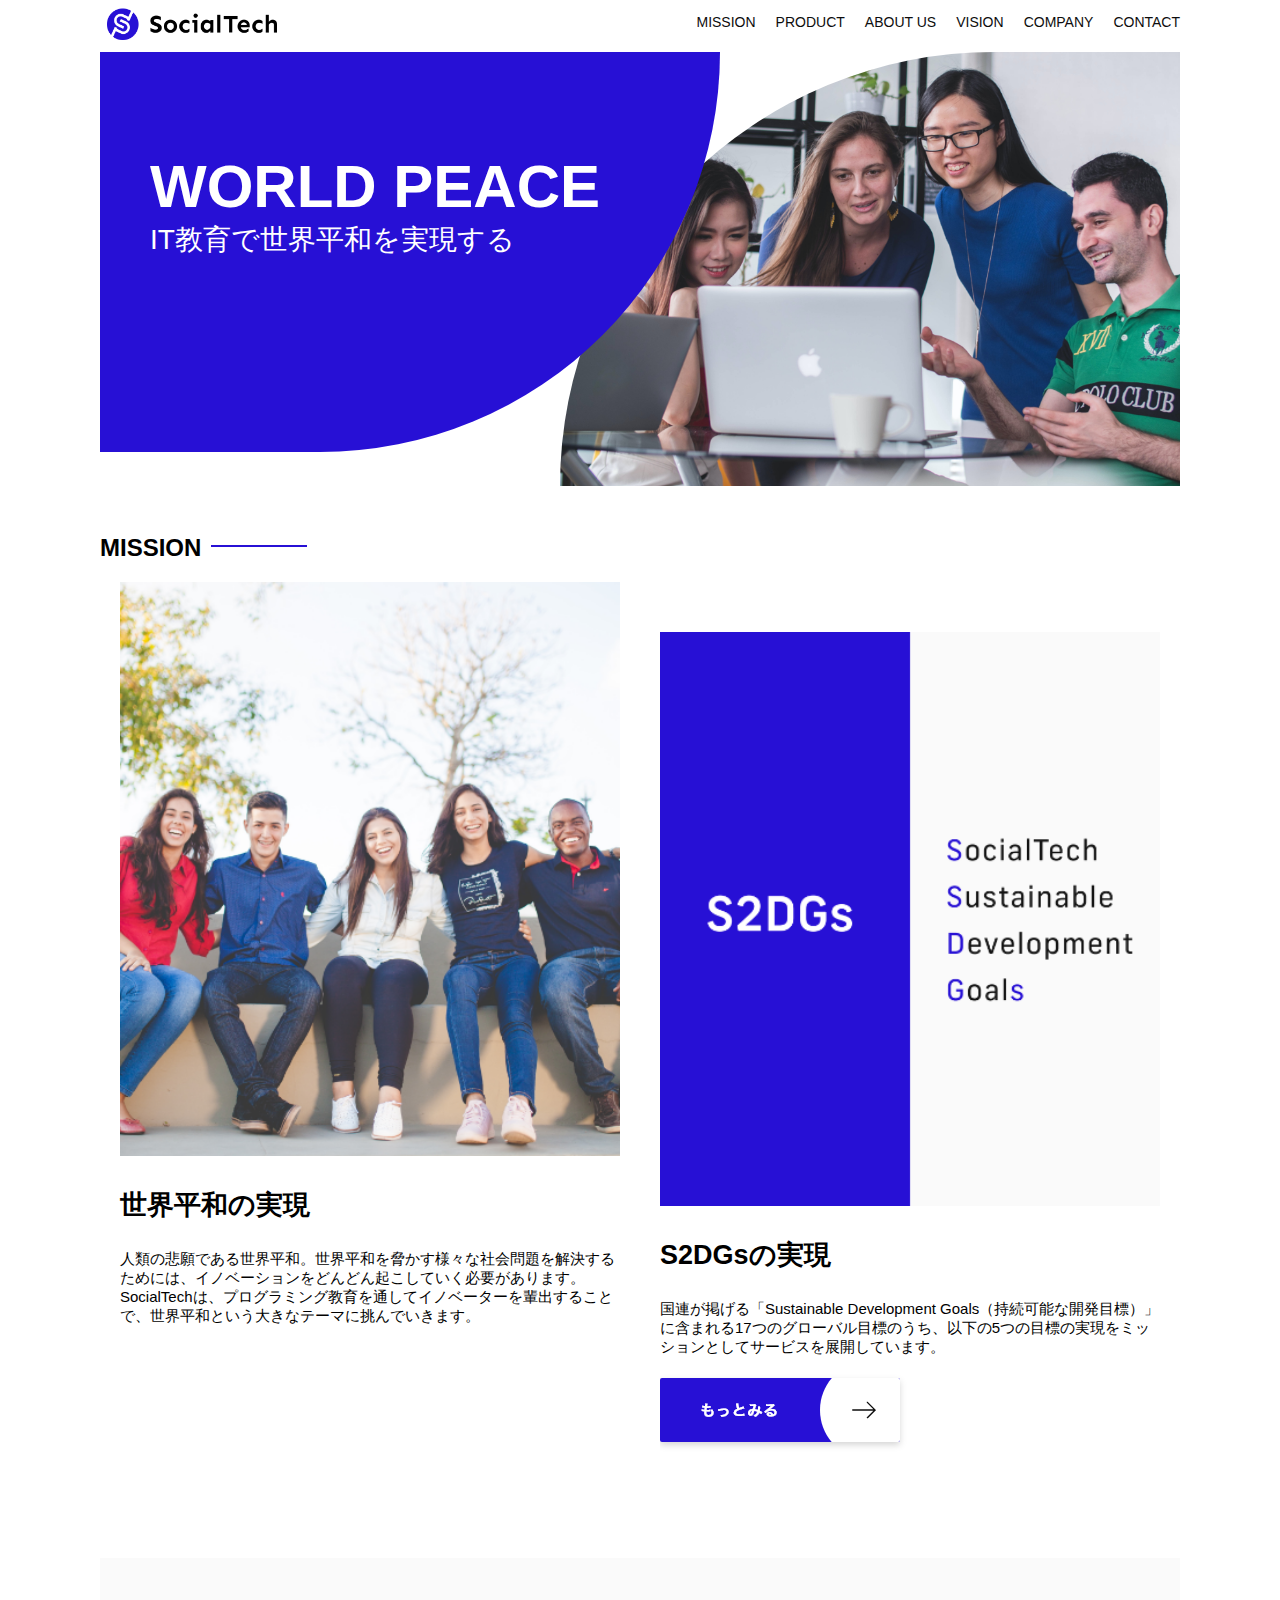
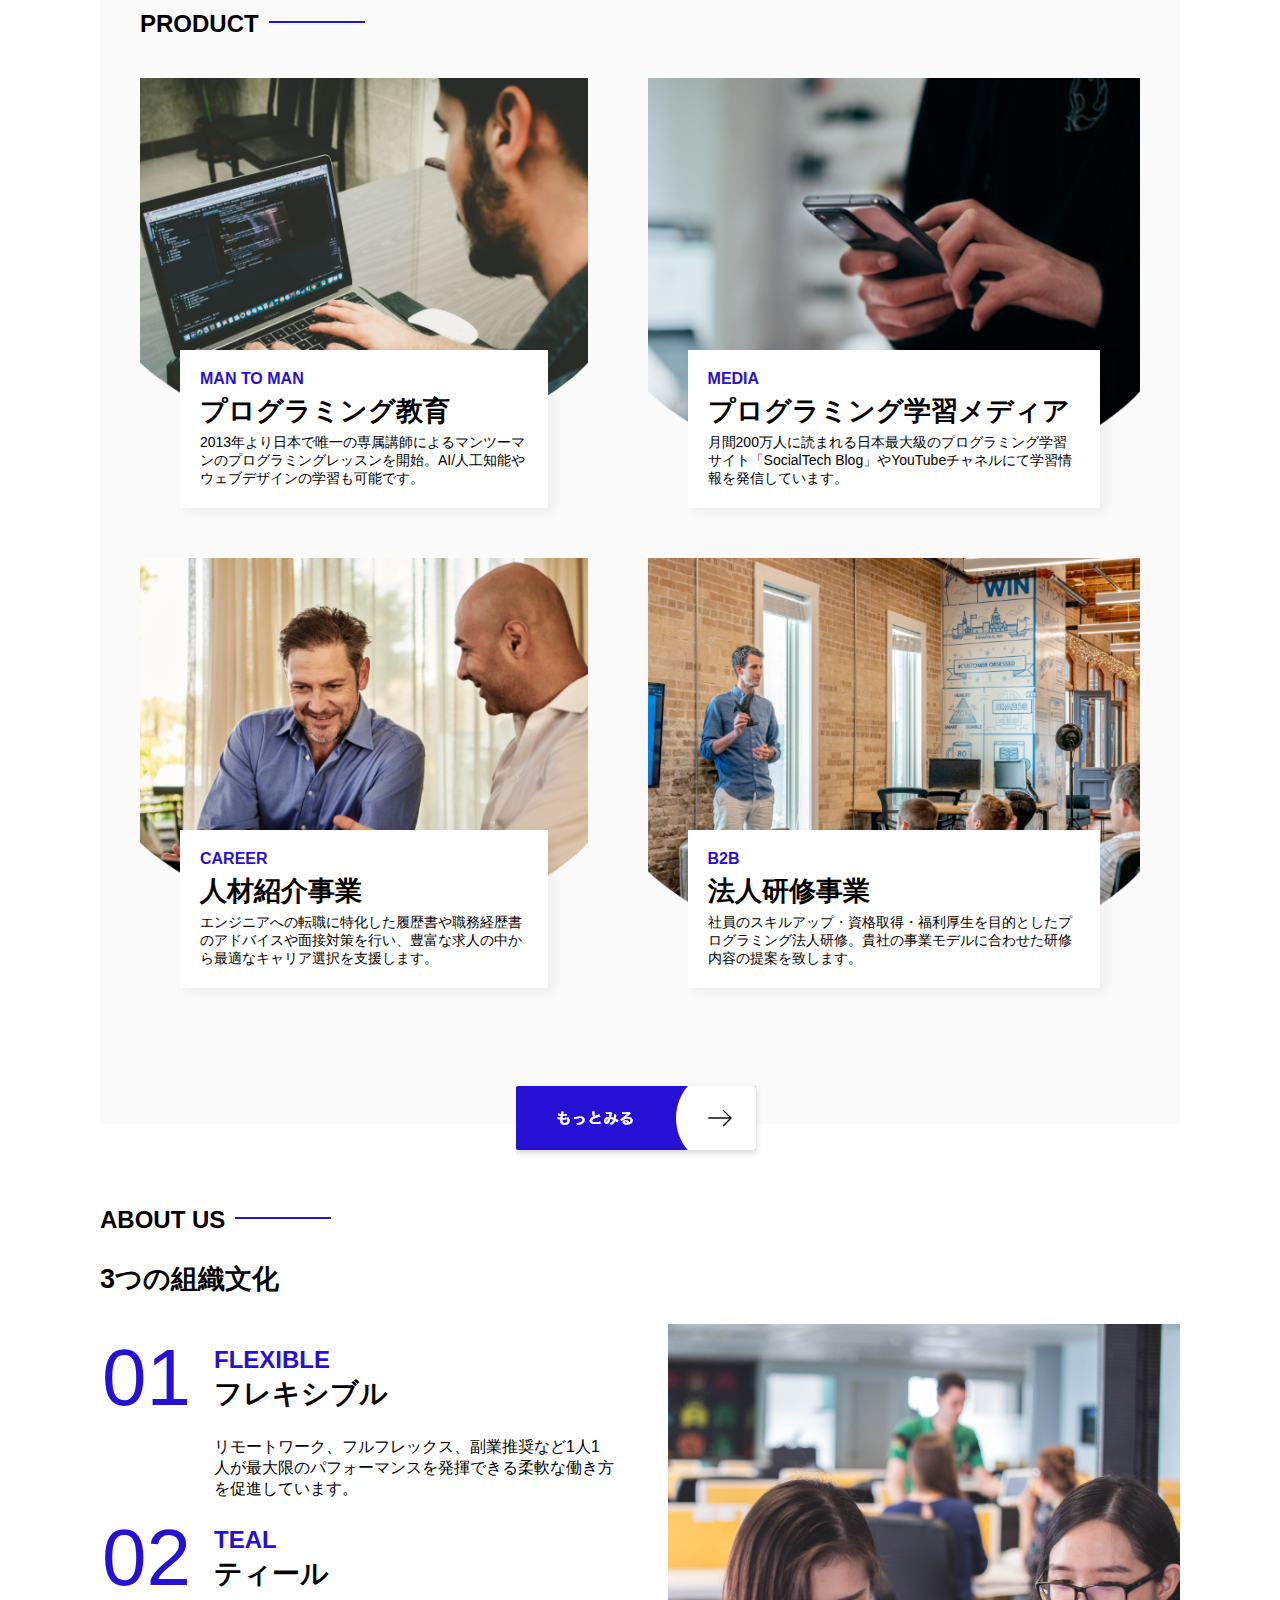
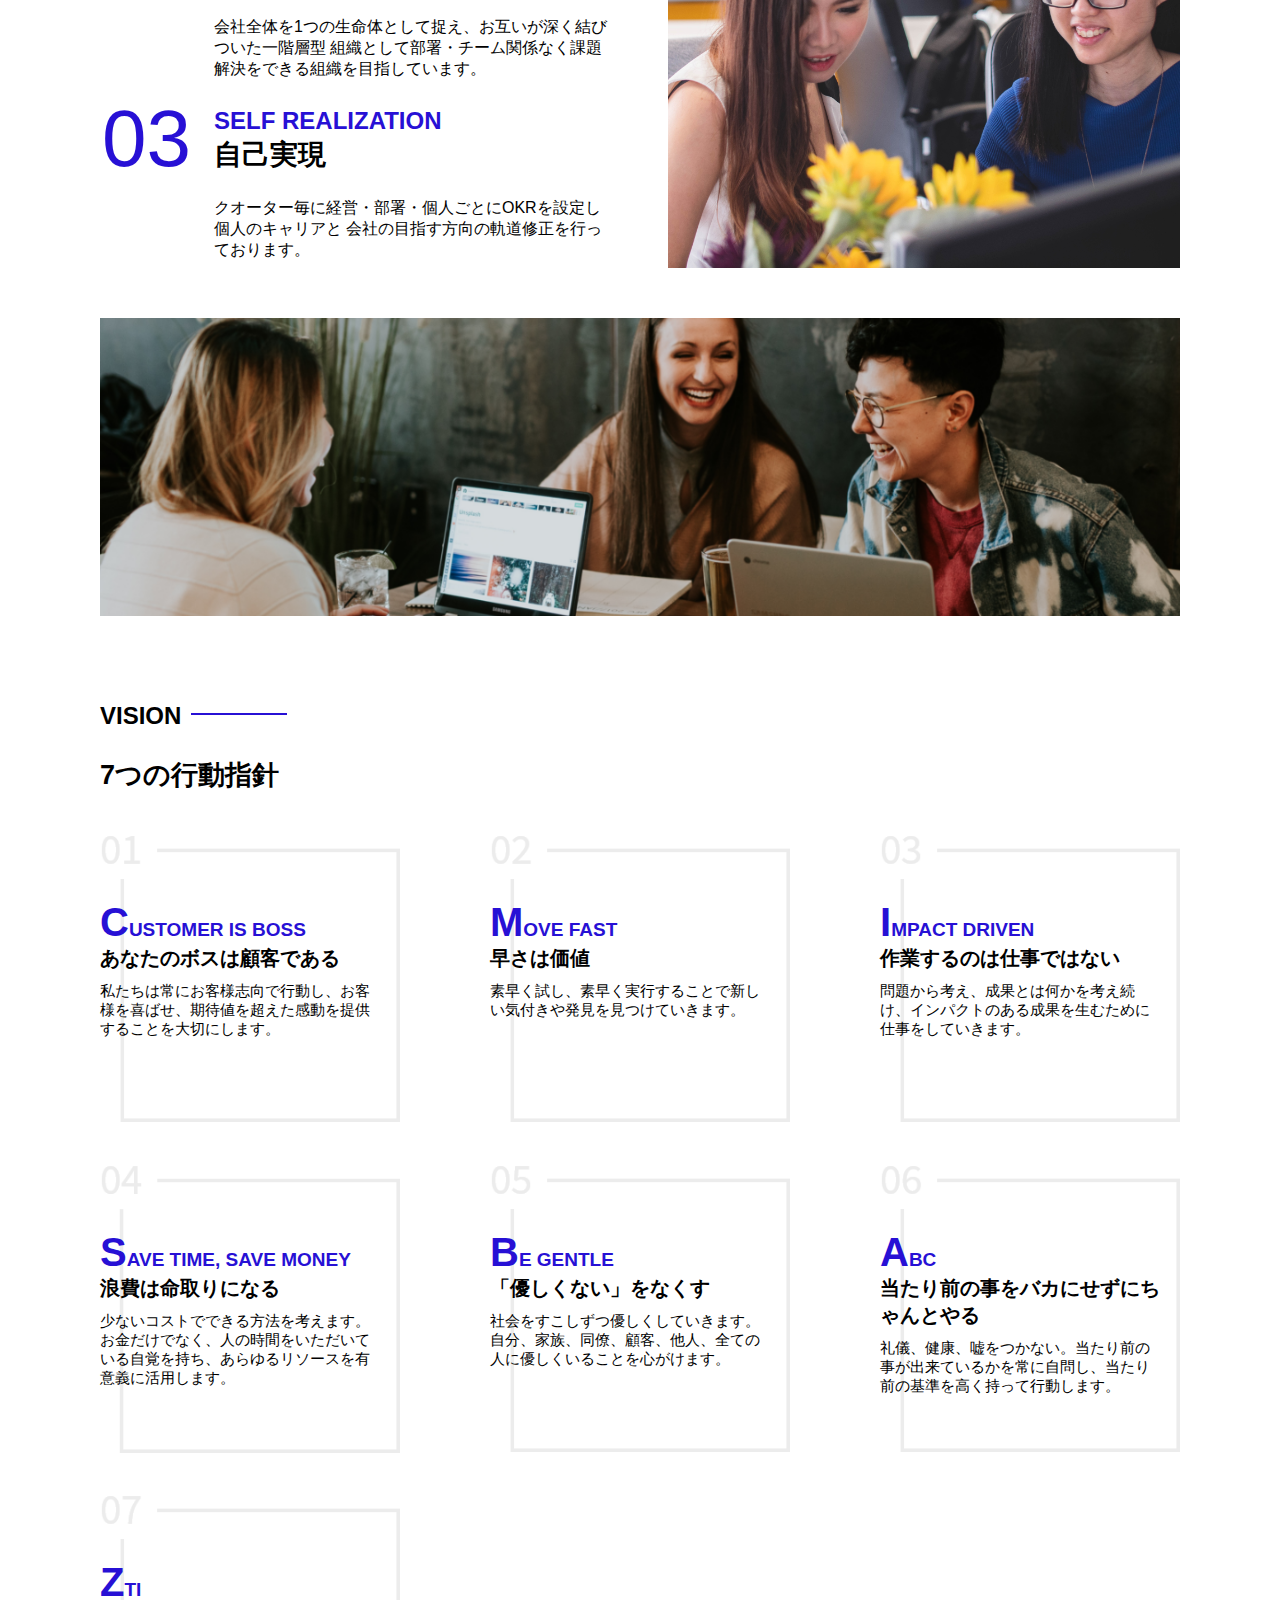
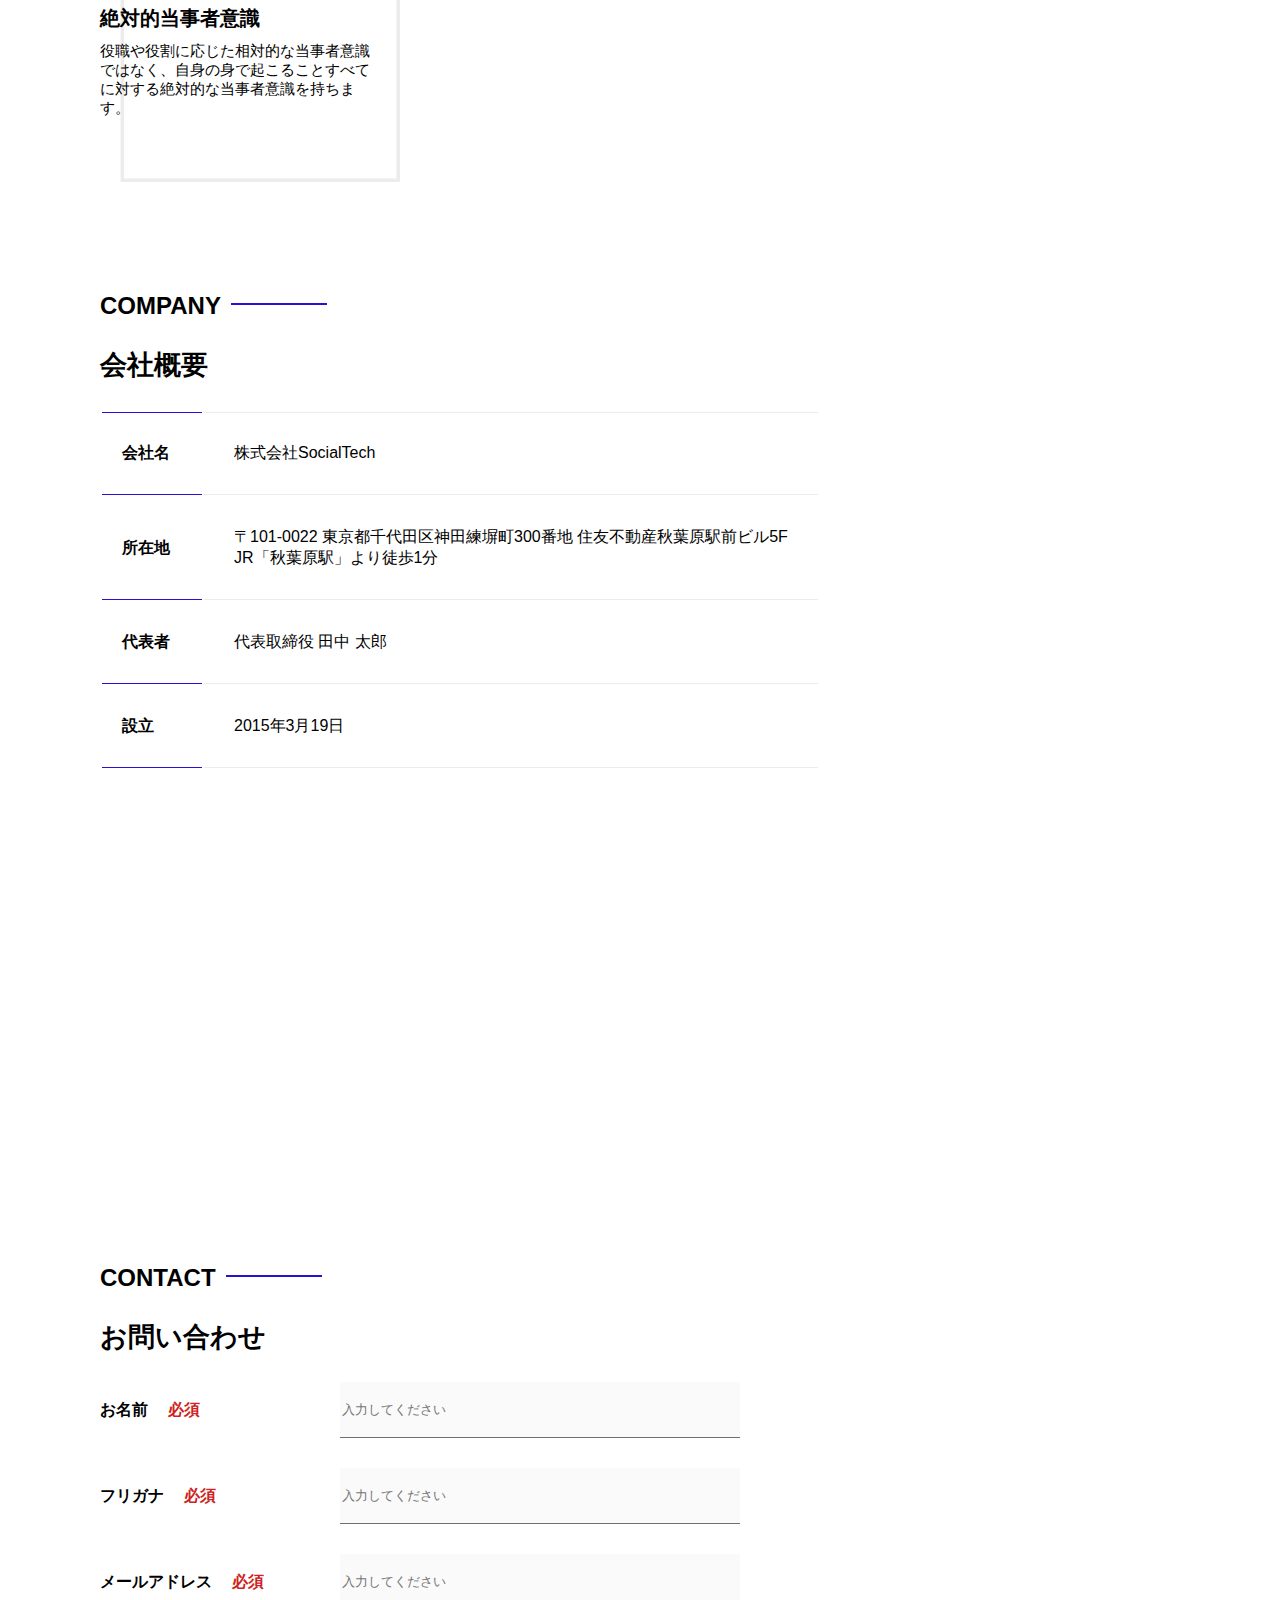
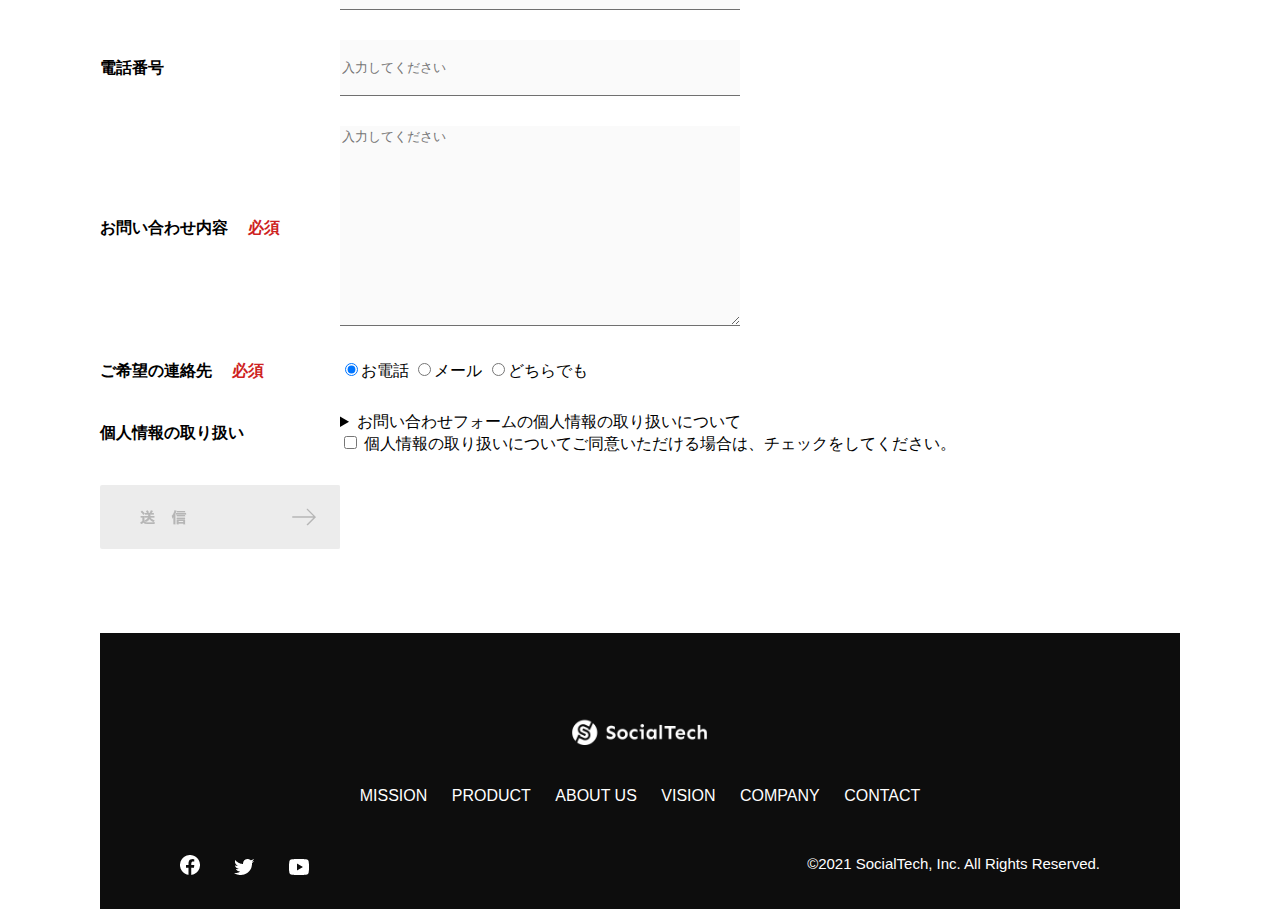
<file: kadai_tutorial_output/index.html>
<!DOCTYPE html>
<html>
    <head>
        <title>SocialTech</title>
        <meta charset="UTF-8">
        <meta name="description" content="SocialTechはEdTech業界のリーディングカンパニーを目指します。">
        <meta name="viewport" content="width=device-width,initial-scale=1.0">
        <link rel="stylesheet" href="style.css">
    </head>
    <body>
        <header>
            <a href="index.html" id="logo">
                <img src="images/logo.png" alt="トップページに戻る">
            </a>
              <!-- PC用ナビゲーション -->
            <nav id="nav-pc">
                <ul>
                    <li><a href="mission.html">MISSION</a></li>
                    <li><a href="product.html">PRODUCT</a></li>
                    <li><a href="index.html#aboutus">ABOUT US</a></li>
                    <li><a href="index.html#vision">VISION</a></li>
                    <li><a href="index.html#company">COMPANY</a></li>
                    <li><a href="index.html#contact">CONTACT</a></li>
                </ul>
            </nav>
            <!-- スマホ用メニューボタン -->
       <button id="menu-sp" onclick="document.getElementById('nav-sp').style.display = 'block'">
        <img src="images/button-menu.png" alt="ナビゲーションを開く">
      </button>
       <!-- スマホ用ナビゲーション -->
       <div id="nav-sp">
         <button id="close" onclick="document.getElementById('nav-sp').style.display = 'none'">
           <img src="images/button-close.png" alt="ナビゲーションを閉じる">
         </button>
 
         <nav>
           <ul>
             <li>
               <a id="logo-sp" href="index.html" onclick="document.getElementById('nav-sp').style.display = 'none'"><img src="images/logo-sp.png" alt="トップページに戻る"></a>
             </li>
             <li><a class="menu" href="mission.html" onclick="document.getElementById('nav-sp').style.display = 'none'">MISSION</a></li>
             <li><a class="menu" href="product.html" onclick="document.getElementById('nav-sp').style.display = 'none'">PRODUCT</a></li>
             <li><a class="menu" href="index.html#aboutus" onclick="document.getElementById('nav-sp').style.display = 'none'">ABOUT US</a></li>
             <li><a class="menu" href="index.html#vision" onclick="document.getElementById('nav-sp').style.display = 'none'">VISION</a></li>
             <li><a class="menu" href="index.html#company" onclick="document.getElementById('nav-sp').style.display = 'none'">COMPANY</a></li>
             <li><a class="menu" href="index.html#contact" onclick="document.getElementById('nav-sp').style.display = 'none'">CONTACT</a></li>
           </ul>
         </nav>
         <div id="sns">
           <a href="https://www.facebook.com/sejuku2013">
             <img src="images/button-facebook.png" alt="Facebookのリンク">
           </a>
           <a href="https://twitter.com/samuraijuku">
             <img src="images/button-twitter.png" alt="Twitterのリンク">
           </a>
           <a href="https://www.youtube.com/channel/UCCFOQO5aDK0xXam4cUQXT8g">
             <img src="images/button-youtube.png" alt="YouTubeのリンク">
           </a>
         </div>
       </div>
        </header>
        <main>
            <article>
                <section id="main-visual">
                    <div id="main-message">
                        <h1>WORLD PEACE</h1>
                        <p>IT教育で世界平和を実現する</p>
                    </div>
                    <img src="images/index/index-main.png" alt="PCの周りに集まる多国籍の仲間たち">
                </section>
                <section id="mission">
                    <h2 class="index-h2">MISSION</h2>
                    <div id="mission-flex">
                        <div>
                            <img id="mission-photo" src="images/index/index-mission.png" alt="屋外のベンチで写真を撮影する多国籍の仲間たち">
                            <h3>世界平和の実現</h3>
                            <p>
                                人類の悲願である世界平和。世界平和を脅かす様々な社会問題を解決するためには、イノベーションをどんどん起こしていく必要があります。SocialTechは、プログラミング教育を通してイノベーターを輩出することで、世界平和という大きなテーマに挑んでいきます。
                            </p>
                        </div>
                        <div>
                            <img id="s2dgs" src="images/index/s2dgs.png"  alt="S2DGs">
                            <h3>S2DGsの実現</h3>
                            <p>国連が掲げる「Sustainable Development Goals（持続可能な開発目標）」に含まれる17つのグローバル目標のうち、以下の5つの目標の実現をミッションとしてサービスを展開しています。</p>
                            <a href="mission.html">
                                <img src="images/button-more.png" alt="もっとみる">
                            </a>
                        </div>
                    </div>
                </section>
                <section id="product">
                    <h2 class="index-h2">PRODUCT</h2>
                    <div class="product-flex">
                        <div id="product-left">
                            <div>
                                <img class="product-photo" src="images/index/index-mantoman.png" alt="PCでコードを書く男性">
                                <div class="product-explain">
                                    <span>MAN TO MAN</span>
                                    <h3>プログラミング教育</h3>
                                    <p>2013年より日本で唯一の専属講師によるマンツーマンのプログラミングレッスンを開始。AI/人工知能やウェブデザインの学習も可能です。</p>
                                </div>
                            </div>
                        <div>
                          <img class="product-photo" src="images/index/index-career.png" alt="笑顔で話し合う2人の男性">
                          <div class="product-explain">
                            <span>CAREER</span>
                            <h3>人材紹介事業</h3>
                            <p>エンジニアへの転職に特化した履歴書や職務経歴書のアドバイスや面接対策を行い、豊富な求人の中から最適なキャリア選択を支援します。</p>
                           </div>
                        </div>
                    </div>
                        <div id="product-right">
                            <div>
                                <img class="product-photo" src="images/index/index-media.png" alt="スマートフォンを操作する人">
                                <div class="product-explain">
                                    <span>MEDIA</span>
                                    <h3>プログラミング学習メディア</h3>
                                    <p>月間200万人に読まれる日本最大級のプログラミング学習サイト「SocialTech Blog」やYouTubeチャネルにて学習情報を発信しています。</p>
                                </div>
                            </div>
                            <div>
                                <img class="product-photo" src="images/index/index-b2b.png" alt="講演中の男性とそれを聴く人々">
                                <div class="product-explain">
                                    <span>B2B</span>
                                    <h3>法人研修事業</h3>
                                    <p>社員のスキルアップ・資格取得・福利厚生を目的としたプログラミング法人研修。貴社の事業モデルに合わせた研修内容の提案を致します。</p>
                                </div>
                            </div>
                        </div>
                    </div>
                    <div id="product-more">
                        <a href="product.html">
                            <img src="images/button-more.png" alt="もっとみる">
                        </a>
                    </div>
                </section>
                <section id="aboutus">
                    <h2 class="index-h2">ABOUT US</h2>
                    <h3>3つの組織文化</h3>
                    <div>
                        <table class="culture-table">
                            <tr>
                                <td class="culture-num">01</td>
                                <th><span class="culture-en">FLEXIBLE</span><br>フレキシブル</th>
                            </tr>
                            <tr>
                                <td>

                                </td>
                            <td class="culture-description">リモートワーク、フルフレックス、副業推奨など1人1人が最大限のパフォーマンスを発揮できる柔軟な働き方を促進しています。</td>
                             </tr>
                             <tr>
                                <td class="culture-num">02</td>
                                <th><span class="culture-en">TEAL</span><br>ティール</th>
                             </tr>
                             <tr>
                                <td>

                                </td>
                                <td class="culture-description">会社全体を1つの生命体として捉え、お互いが深く結びついた一階層型 組織として部署・チーム関係なく課題解決をできる組織を目指しています。</td>
                             </tr>
                             <tr>
                                <td class="culture-num">03</td>
                                <th><span class="culture-en">SELF REALIZATION</span><br>自己実現</th>
                             </tr>
                             <tr>
                                <td>

                                </td>
                             <td class="culture-description">クオーター毎に経営・部署・個人ごとにOKRを設定し個人のキャリアと 会社の目指す方向の軌道修正を行っております。</td>
                            </tr>
                        </table>
                        <img class="culture-img" src="images/index/index-aboutus1.png" alt="笑顔で話し合う2人の女性">
                    </div>
                    <img class="culture-img2" src="images/index/index-aboutus2.png" alt="笑顔で話し合う3人の男女">
                </section>
                 <!-- VISION -->
                  <section id="vision">
                    <h2 class="index-h2">VISION</h2>
                    <h3>7つの行動指針</h3>
                    <div>
                        <div class="vision-box">
                            <img src="images/index/vision-01.png" alt="01">
                            <div>
                                <h4>CUSTOMER IS BOSS</h4>
                                <h5>あなたのボスは顧客である</h5>
                                <p>私たちは常にお客様志向で行動し、お客様を喜ばせ、期待値を超えた感動を提供することを大切にします。</p>
                            </div>
                        </div>
                        <div class="vision-box">
                            <img src="images/index/vision-02.png" alt="02">
                            <div>
                              <h4>MOVE FAST</h4>
                              <h5>早さは価値</h5>
                              <p>素早く試し、素早く実行することで新しい気付きや発見を見つけていきます。</p>
                            </div>
                          </div>
                          <div class="vision-box">
                            <img src="images/index/vision-03.png" alt="03">
                            <div>
                              <h4>IMPACT DRIVEN</h4>
                              <h5>作業するのは仕事ではない</h5>
                              <p>問題から考え、成果とは何かを考え続け、インパクトのある成果を生むために仕事をしていきます。</p>
                            </div>
                          </div>
                          <div class="vision-box">
                            <img src="images/index//vision-04.png" alt="04">
                            <div>
                              <h4>SAVE TIME, SAVE MONEY</h4>
                              <h5>浪費は命取りになる</h5>
                              <p>少ないコストでできる方法を考えます。お金だけでなく、人の時間をいただいている自覚を持ち、あらゆるリソースを有意義に活用します。</p>
                            </div>
                          </div>
                          <div class="vision-box">
                            <img src="images/index/vision-05.png" alt="05">
                            <div>
                              <h4>BE GENTLE</h4>
                              <h5>「優しくない」をなくす</h5>
                              <p>社会をすこしずつ優しくしていきます。自分、家族、同僚、顧客、他人、全ての人に優しくいることを心がけます。</p>
                            </div>
                          </div>
                          <div class="vision-box">
                            <img src="images/index/vision-06.png" alt="06">
                            <div>
                              <h4>ABC</h4>
                              <h5>当たり前の事をバカにせずにちゃんとやる</h5>
                              <p>礼儀、健康、嘘をつかない。当たり前の事が出来ているかを常に自問し、当たり前の基準を高く持って行動します。</p>
                            </div>
                          </div>
                          <div class="vision-box">
                            <img src="images/index/vision-07.png" alt="07">
                            <div>
                              <h4>ZTI</h4>
                              <h5>絶対的当事者意識</h5>
                              <p>役職や役割に応じた相対的な当事者意識ではなく、自身の身で起こることすべてに対する絶対的な当事者意識を持ちます。</p>
                            </div>
                          </div>
                    </div>
                  </section>
                  <section id="company">
                    <h2 class="index-h2">COMPANY</h2>
                    <h3>会社概要</h3>
                    <table id="company-table">
                        <tr>
                            <th class="tableheader tableheader-first">会社名</th>
                            <td class="cell cell-first">株式会社SocialTech</td>
                        </tr>
                        <tr>
                            <th class="tableheader">所在地</th>
                            <td class="cell">〒101-0022 東京都千代田区神田練塀町300番地 住友不動産秋葉原駅前ビル5F<br>JR「秋葉原駅」より徒歩1分</td>
                        </tr>
                        <tr>
                            <th class="tableheader">代表者</th>
                            <td class="cell">代表取締役 田中 太郎</td>
                        </tr>
                        <tr>
                            <th class="tableheader">設立</th>
                            <td class="cell">2015年3月19日</td>
                        </tr>
                    </table>
                    <iframe  src="https://www.google.com/maps/embed?pb=!1m18!1m12!1m3!1d3240.0688551336807!2d139.7720776771055!3d35.69992317258124!2m3!1f0!2f0!3f0!3m2!1i1024!2i768!4f13.1!3m3!1m2!1s0x60188fee13660e23%3A0x77137876edf742ac!2z5L2P5Y-L5LiN5YuV55Sj56eL6JGJ5Y6f6aeF5YmN44OT44Or!5e0!3m2!1sja!2sjp!4v1704858013291!5m2!1sja!2sjp" 
                     style="border: 0" allowfullscreen="" loading="lazy">
                    </iframe>
                  </section>
                   <!-- お問い合わせフォーム -->
                  <section id="contact">
                    <h2 class="index-h2">CONTACT</h2>
                    <h3>お問い合わせ</h3>
                    <form>
                        <div>
                            <div class="contact-heading">
                                <label class="contact-label">お名前<span class="contact-span">必須</span></label>
                            </div>
                            <div>
                                <input type="text" name="name" placeholder="入力してください"class="contact-textbox">
                            </div>
                        </div>
                        <div>
                            <div class="contact-heading">
                                <label class="contact-label">フリガナ<span class="contact-span">必須</span></label>
                            </div>
                            <div>
                                <input type="text" name="hurigana" placeholder="入力してください"class="contact-textbox">
                            </div>
                        </div>
                        <div>
                            <div class="contact-heading">
                                <label class="contact-label">メールアドレス<span class="contact-span">必須</span></label>
                            </div>
                            <div>
                                <input type="text" name="email" placeholder="入力してください" class="contact-textbox">
                            </div>
                        </div>
                        <div>
                            <div class="contact-heading">
                                <label class="contact-label">電話番号</label>
                            </div>
                            <div>
                                <input type="text" name="tel" placeholder="入力してください" class="contact-textbox">
                            </div>
                        </div>
                        <div>
                            <div class="contact-heading">
                                <label class="contact-label">お問い合わせ内容<span class="contact-span">必須</span></label>
                            </div>
                            <div>
                                <textarea class="contact-textarea" placeholder="入力してください" name="message"></textarea>
                            </div>
                        </div>
                        <div>
                            <div class="contact-heading">
                                <label class="contact-label">ご希望の連絡先<span class="contact-span">必須</span></label>
                            </div>
                            <div>
                                <input class="radiobutton" type="radio" value="tel" name="contact" checked><label>お電話</label>
                                <input class="radiobutton" type="radio" value="mail" name="contact"><label>メール</label>
                                <input class="radiobutton" type="radio" value="both" name="contact"><label>どちらでも</label>
                            </div>
                        </div>
                        <div>
                            <div class="contact-heading">
                                <label class="contact-label">個人情報の取り扱い</label>
                            </div>
                            <div>
                                <details>
                                    <summary>お問い合わせフォームの個人情報の取り扱いについて</summary>
                                    <div>
                                        <dl>
                                            <dt>１．組織の名称又は氏名</dt>
                                            <dd>株式会社SocialTech</dd>
                                            <dt>２．個人情報保護管理者（若しくはその代理人）の氏名又は職名、所属及び連絡先</dt>
                                            <dd>
                                                <p>鈴木 一郎 コーポレート部</p>
                                                <p>メールアドレス：samurai@example.com</p>
                                                <p>TEL：03-1234-5678</p>
                                            </dd>
                                            <dt>３．個人情報の利用目的</dt>
                                            <dd>
                                                <ul>
                                                    <li>本サービス及び本サービスに関連する情報の提供又はそれらに関する連絡のため</li>
                                                    <li>ユーザーの本人確認のため</li>
                                                    <li>当社サービスのご案内のため</li>
                                                    <li>当社の商品等の広告または宣伝（電子メールによるものを含むものとします。）</li>
                                                </ul>
                                            </dd>
                                            <dt>４．個人情報の取り扱い業務の委託</dt>
                                            <dd>個人情報の取扱業務の全部または一部を外部に業務委託する場合があります。その際、弊社は、個人情報を適切に保護できる管理体制を敷き実行していることを条件として委託先を厳選したうえで、機密保持契約を委託先と締結し、お客様の個人情報を厳密に管理させます。</dd>
                                            <dt>５．個人情報の開示等の請求</dt>
                                            <dd>
                                                お客様は、弊社に対してご自身の個人情報の開示等（利用目的の通知、開示、内容の訂正・追加・削除、利用の停止または消去、第三者への提供の停止）に関して、当社問合わせ窓口に申し出ることができます。<br>
                                                その際、弊社はお客様ご本人を確認させていただいたうえで、合理的な期間内に対応いたします。<br>
                                                なお、個人情報に関する弊社問合わせ先は、次の通りです。
                                            </dd>
                                            <dd>
                                                <p>株式会社株式会社SocialTech　個人情報問合せ窓口</p>
                                                <p>〒150-0043　東京都千代田区神田練塀町300番地 住友不動産秋葉原駅前ビル5F</p>
                                                <p>メールアドレス：samurai@example.com　TEL：03-1234-5678</p>
                                            </dd>

                                            <dt>６．個人情報を提供されることの任意性について</dt>
                                            <dd>お客様がご自身の個人情報を弊社に提供されるか否かは、お客様のご判断によりますが、もしご提供されない場合には、適切なサービスが提供できない場合がありますので予めご了承ください。</dd>
                                        </dl>
                                    </div>
                                </details>
                                <input type="checkbox" name="agree">
                                <span>個人情報の取り扱いについてご同意いただける場合は、チェックをしてください。</span>
                            </div>
                        </div>
                        <input type="image" src="images/button-submit.png" alt="送信する">
                    </form>
                  </section>
            </article>
        </main>

        <footer>
            <div id="footer-logo">
                <img src="images/logo-sp.png" alt="SocialTech">
            </div>
            <div id="footer-link">
                <a href="mission.html">MISSION</a>
                <a href="product.html">PRODUCT</a>
                <a href="index.html#aboutus">ABOUT US</a>
                <a href="index.html#vision">VISION</a>
                <a href="index.html#company">COMPANY</a>
                <a href="index.html#contact">CONTACT</a>
            </div>
            <div id="sns-footer">
                <div class="sns-btns">
                    <a href="https://www.facebook.com/sejuku2013"><img src="images/button-facebook.png" alt="Facebookのリンク"></a>
                    <a href="https://twitter.com/samuraijuku"><img src="images/button-twitter.png" alt="Twitterのリンク"></a>
                    <a href="https://www.youtube.com/channel/UCCFOQO5aDK0xXam4cUQXT8g"><img src="images/button-youtube.png" alt="YouTubeのリンク"></a>
                </div>
                 <p id="copyright">&copy;2021 SocialTech, Inc. All Rights Reserved.</p>
            </div>
         </footer>
         </body>
</html>
</file>
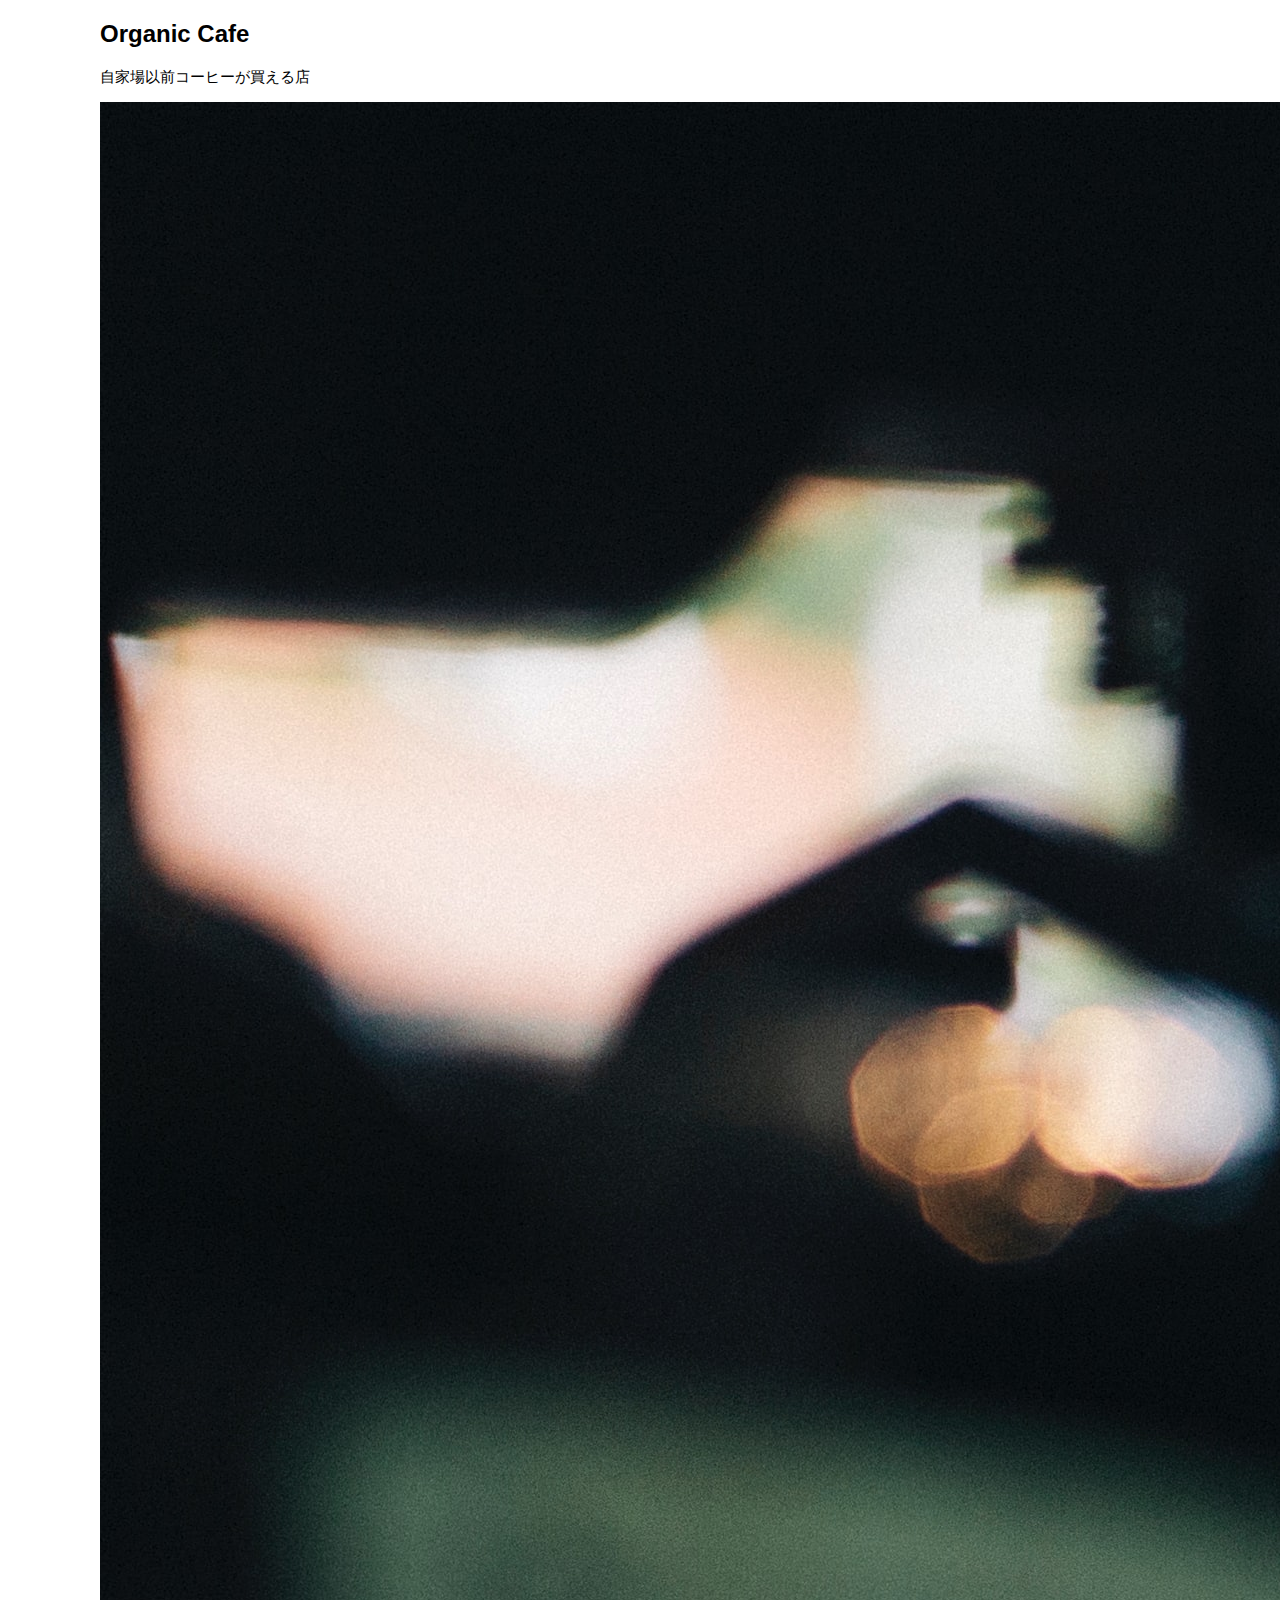
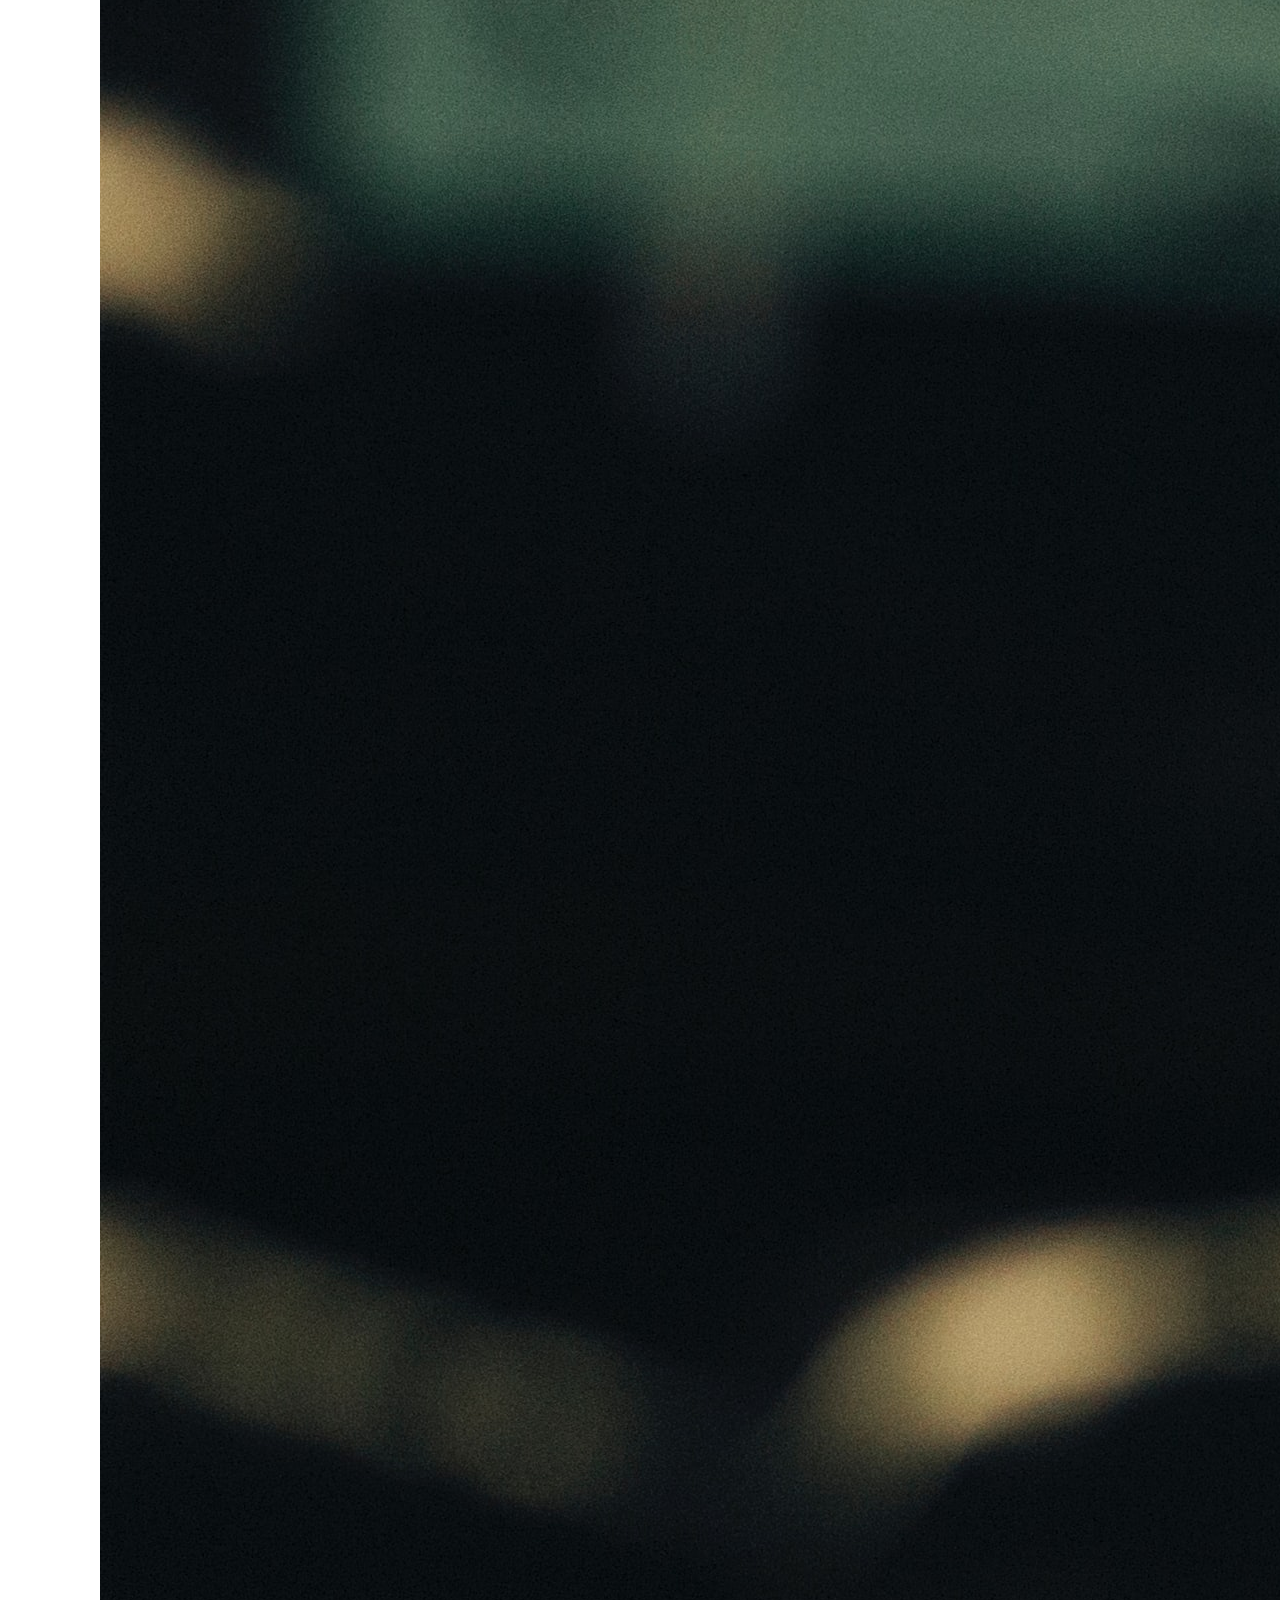
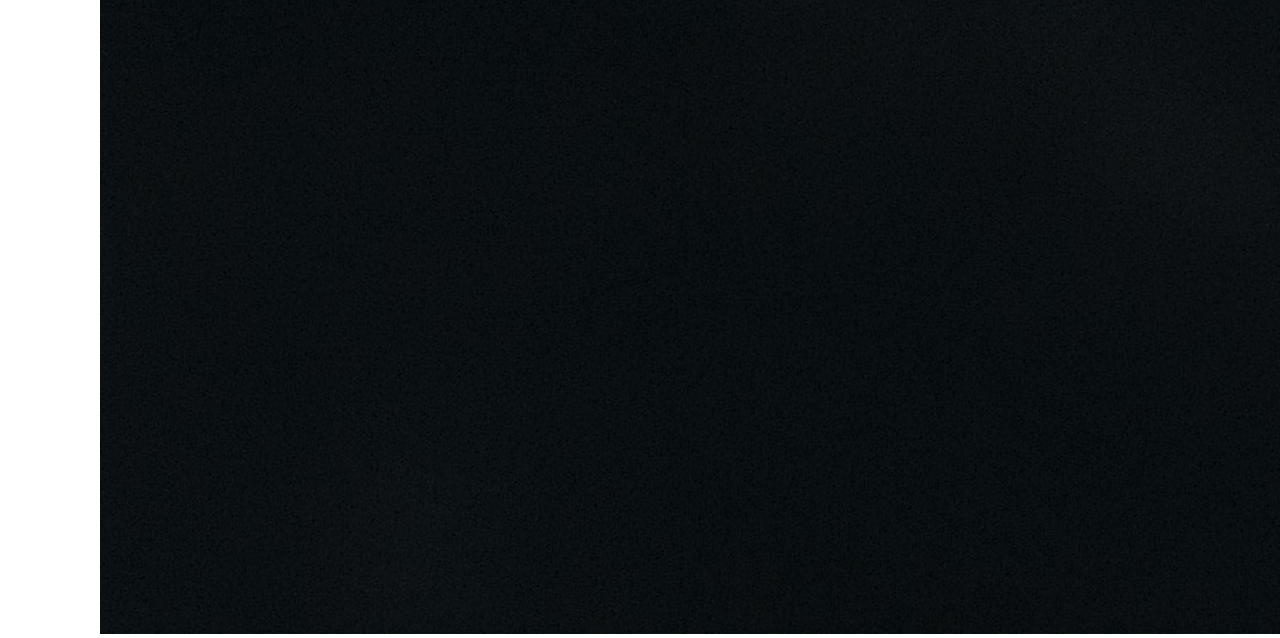
<file: kadai₋013/index.html>
<!DOCTYPE html>
<html>
    <head>
        <title>kadai</title>
        <meta charset="UTF-8">
        <meta name="viewport" content="width=device-width,initial-scale=1.0">
        <link rel="stylesheet" href="style.css">
    </head>
</html>
<body>
    <header>
    </header>
      <!-- スマホ用メニューボタン -->
      <img id="menu-sp" src="images/button-menu.png" alt="ナビゲーションを開く" onclick="document.getElementById('nav-sp').style.display = 'block'">
       <!-- スマホ用ナビゲーション -->
       <nav id="nav-sp">
        <ul>
            <li>
                <img id="close" src="images/button-close.png" alt="ナビゲーションを閉じる" onclick="document.getElementById('nav-sp').style.display = 'none'">
            </li>
            <li>
                <a id="logo-sp" href="index.html" onclick="document.getElementById('nav-sp').style.display = 'none'">
                    <img src="images/logo-sp.png" alt="トップページに戻る">
                </a>
            </li>
            <li>
                <a class="menu" href="index.html#concept" onclick="document.getElementById('nav-sp').style.display = 'none'">CONCEPT</a>
            </li>
            <li>
                <a class="menu" href="index.html#product" onclick="document.getElementById('nav-sp').style.display = 'none'">PRODUCT</a>
            </li>
            <li>
                <a class="menu" href="index.html#contact" onclick="document.getElementById('nav-sp').style.display = 'none'">CONTACT</a>
            </li>
        </ul>
         </nav>

         <h2>Organic Cafe</h2>
        <p>自家場以前コーヒーが買える店</p>
        <img src="images/main-image.jpg" alt="">
</body>
</file>
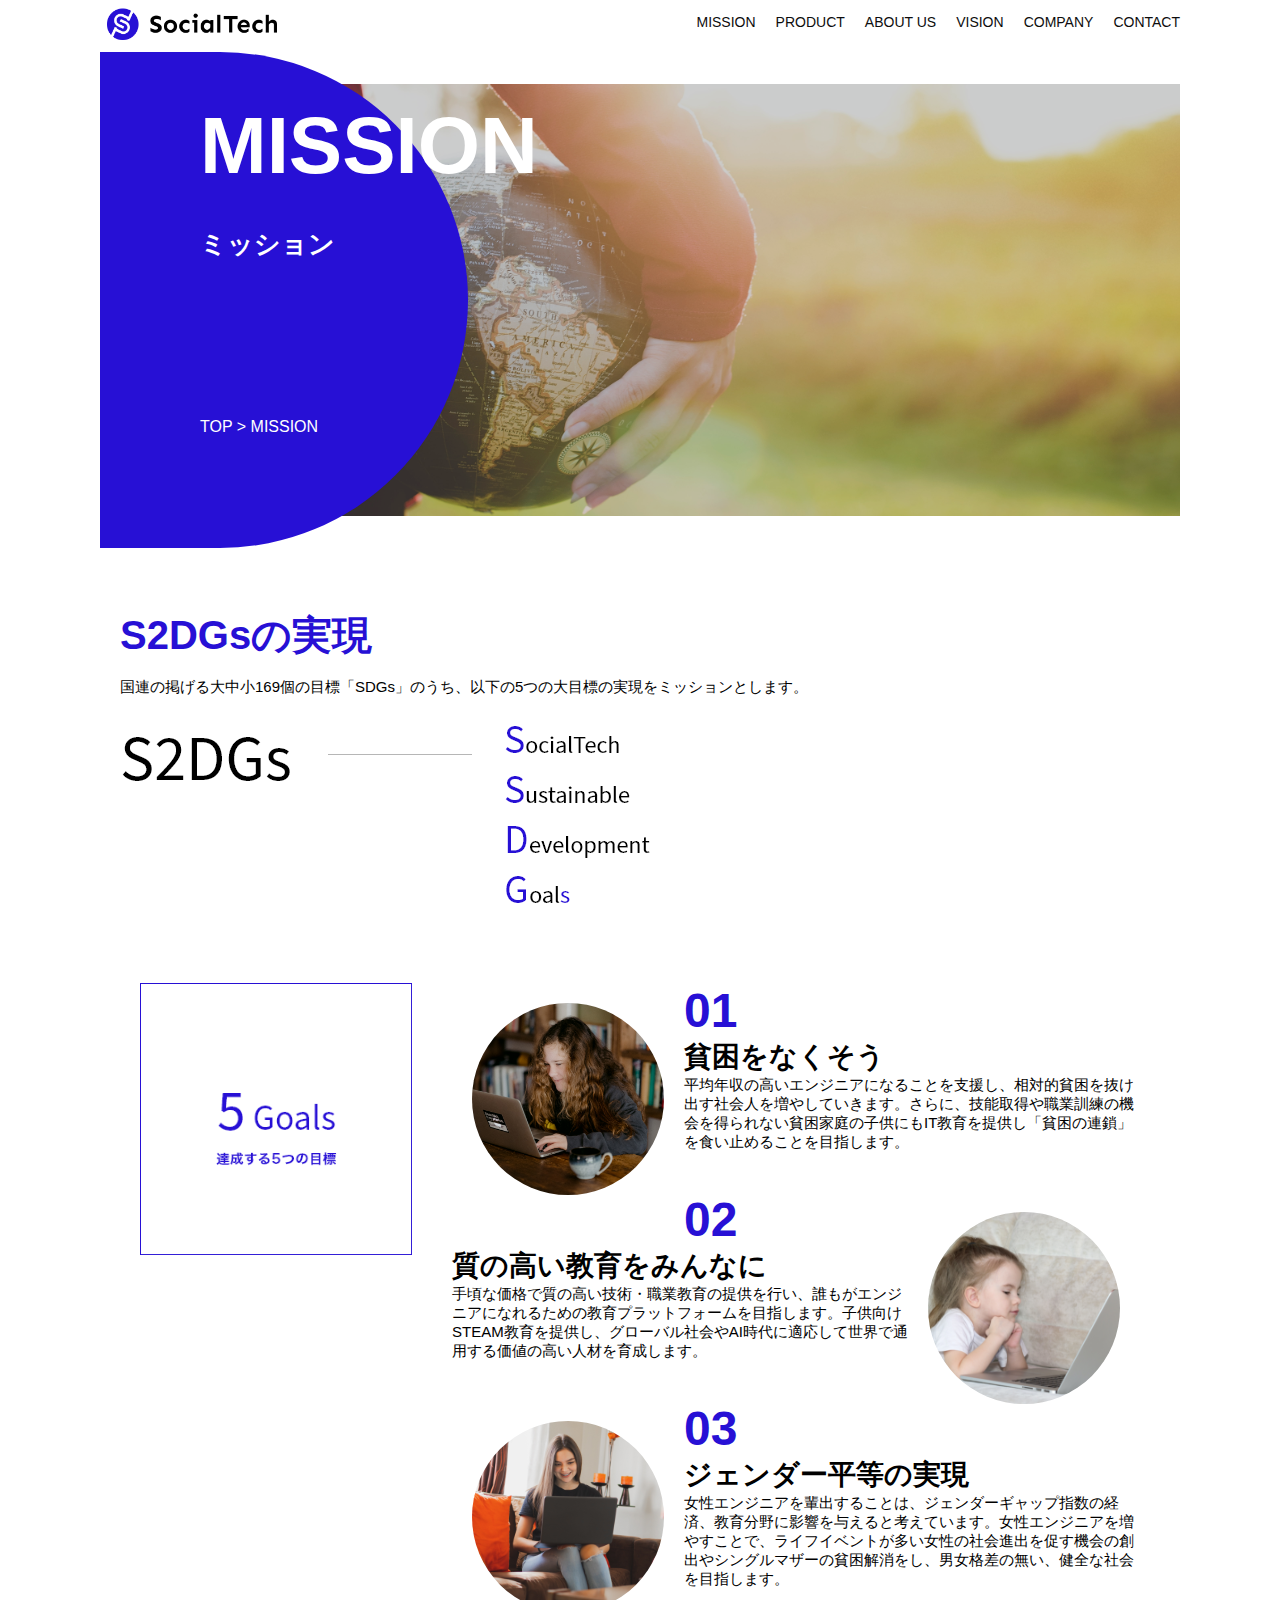
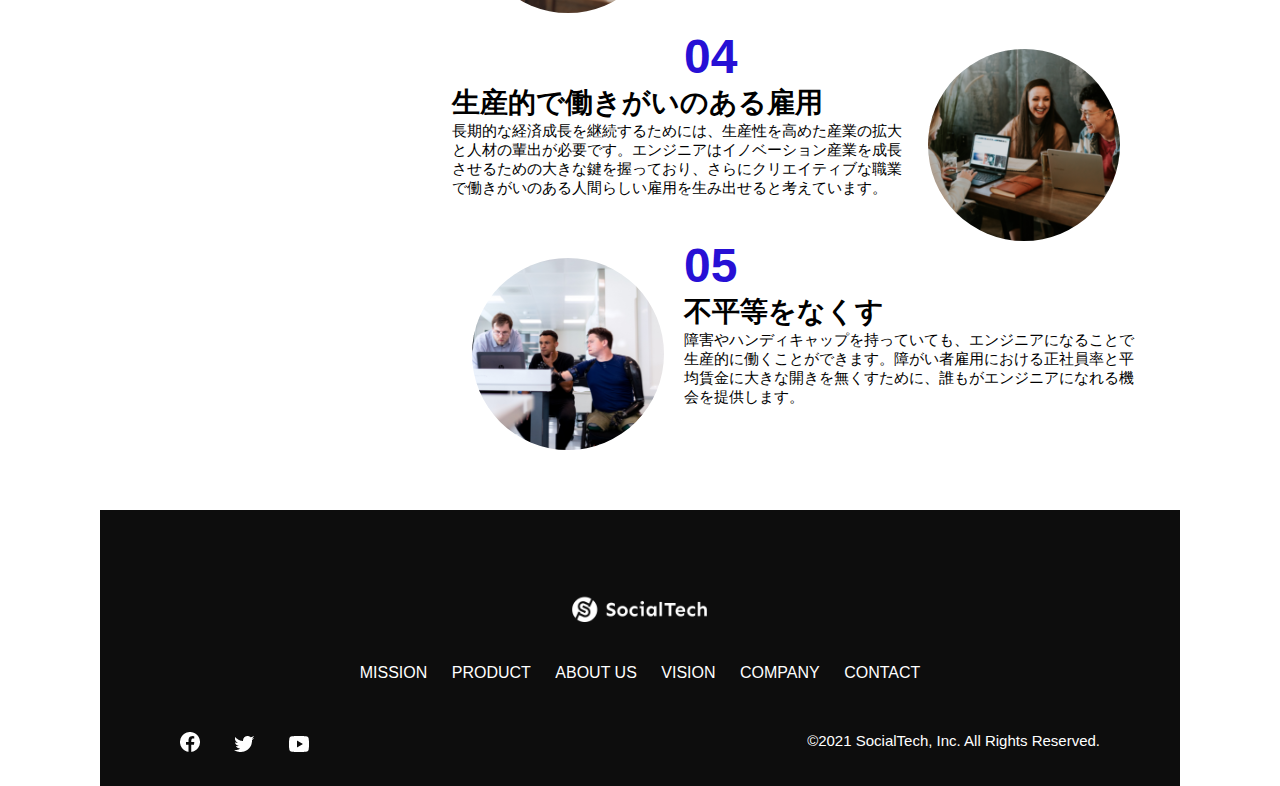
<file: kadai_tutorial_output/mission.html>
<!DOCTYPE html>
<html>
  <head>
    <title>SocialTech - MISSION ミッション -</title>
    <meta charset="utf-8">
    <meta name="description" content="SocialTechが目指す5つの目標（S2DGs）を紹介します">
    <meta name="viewport" content="width=device-width, initial-scale=1.0">
    <link rel="stylesheet" href="style.css">
  </head>

  <body>
    <!-- ヘッダー -->
    <header>
      <!-- ロゴ -->
      <a href="index.html" id="logo">
        <img src="images/logo.png" alt="トップページに戻る">
      </a>

      <!-- PC用ナビゲーション -->
      <nav id="nav-pc">
        <ul>
          <li><a href="mission.html">MISSION</a></li>
          <li><a href="product.html">PRODUCT</a></li>
          <li><a href="index.html#aboutus">ABOUT US</a></li>
          <li><a href="index.html#vision">VISION</a></li>
          <li><a href="index.html#company">COMPANY</a></li>
          <li><a href="index.html#contact">CONTACT</a></li>
        </ul>
      </nav>

      <!-- スマホ用メニューボタン -->
      <button id="menu-sp" onclick="document.getElementById('nav-sp').style.display = 'block'">
        <img src="images/button-menu.png" alt="ナビゲーションを開く">
      </button>

      <!-- スマホ用ナビゲーション -->
      <div id="nav-sp">
        <button id="close" onclick="document.getElementById('nav-sp').style.display = 'none'">
          <img src="images/button-close.png" alt="ナビゲーションを閉じる">
        </button>

        <nav>
          <ul>
            <li>
              <a id="logo-sp" href="index.html" onclick="document.getElementById('nav-sp').style.display = 'none'"><img src="images/logo-sp.png" alt="トップページに戻る"></a>
            </li>
            <li><a class="menu" href="mission.html" onclick="document.getElementById('nav-sp').style.display = 'none'">MISSION</a></li>
            <li><a class="menu" href="product.html" onclick="document.getElementById('nav-sp').style.display = 'none'">PRODUCT</a></li>
            <li><a class="menu" href="index.html#aboutus" onclick="document.getElementById('nav-sp').style.display = 'none'">ABOUT US</a></li>
            <li><a class="menu" href="index.html#vision" onclick="document.getElementById('nav-sp').style.display = 'none'">VISION</a></li>
            <li><a class="menu" href="index.html#company" onclick="document.getElementById('nav-sp').style.display = 'none'">COMPANY</a></li>
            <li><a class="menu" href="index.html#contact" onclick="document.getElementById('nav-sp').style.display = 'none'">CONTACT</a></li>
          </ul>
        </nav>
        <div id="sns">
          <a href="https://www.facebook.com/sejuku2013">
            <img src="images/button-facebook.png" alt="Facebookのリンク">
          </a>
          <a href="https://twitter.com/samuraijuku">
            <img src="images/button-twitter.png" alt="Twitterのリンク">
          </a>
          <a href="https://www.youtube.com/channel/UCCFOQO5aDK0xXam4cUQXT8g">
            <img src="images/button-youtube.png" alt="YouTubeのリンク">
          </a>
        </div>
      </div>
    </header>

    <main>
      <article>
         <section id="mission-main">
           <div class="mission-main-inner">
             <div id="mission-title">
               <h1>MISSION<br><span>ミッション</span></h1>
               <p>TOP > MISSION</p>
             </div>
           </div>
         </section>

         <section id="mission-s2dgs">
            <h2 class="mission-h2">S2DGsの実現</h2>
            <p>国連の掲げる大中小169個の目標「SDGs」のうち、以下の5つの大目標の実現をミッションとします。</p>
            <img src="images/mission/mission-s2dgs.png" alt="S2DGs">
          </section>

          <section id="mission-five-goals">
           <div class="five-goals-image">
             <img src="images/mission/mission-5goals.png" alt="5Goals">
           </div>
            <div class="five-goals-read">
             <div>
               <img class="fivegoals-image-left" src="images/mission/mission-5goals01.png" alt="PCを操作する女の子">
               <span class="fivegoals-number">01</span>
               <h3 class="fivegoals-h3">貧困をなくそう</h3>
               <p class="fivegoals-p">平均年収の高いエンジニアになることを支援し、相対的貧困を抜け出す社会人を増やしていきます。さらに、技能取得や職業訓練の機会を得られない貧困家庭の子供にもIT教育を提供し「貧困の連鎖」を食い止めることを目指します。</p>
             </div>
             <div>
               <img class="fivegoals-image-right" src="images/mission/mission-5goals02.png" alt="PCを見つめる小さい女の子">
               <span class="fivegoals-number">02</span>
               <h3 class="fivegoals-h3">質の高い教育をみんなに</h3>
               <p class="fivegoals-p">手頃な価格で質の高い技術・職業教育の提供を行い、誰もがエンジニアになれるための教育プラットフォームを目指します。子供向けSTEAM教育を提供し、グローバル社会やAI時代に適応して世界で通用する価値の高い人材を育成します。</p>
             </div>
             <div>
               <img class="fivegoals-image-left" src="images/mission/mission-5goals03.png" alt="PCを操作する女性">
               <span class="fivegoals-number">03</span>
               <h3 class="fivegoals-h3">ジェンダー平等の実現</h3>
               <p class="fivegoals-p">女性エンジニアを輩出することは、ジェンダーギャップ指数の経済、教育分野に影響を与えると考えています。女性エンジニアを増やすことで、ライフイベントが多い女性の社会進出を促す機会の創出やシングルマザーの貧困解消をし、男女格差の無い、健全な社会を目指します。</p>
             </div>
             <div>
               <img class="fivegoals-image-right" src="images/mission/mission-5goals04.png" alt="笑顔で話し合う3人の男女">
               <span class="fivegoals-number">04</span>
               <h3 class="fivegoals-h3">生産的で働きがいのある雇用</h3>
               <p class="fivegoals-p">長期的な経済成長を継続するためには、生産性を高めた産業の拡大と人材の輩出が必要です。エンジニアはイノベーション産業を成長させるための大きな鍵を握っており、さらにクリエイティブな職業で働きがいのある人間らしい雇用を生み出せると考えています。</p>
             </div>
             <div>
               <img class="fivegoals-image-left" src="images/mission/mission-5goals05.png" alt="障害を持つ男性が生き生きと働く様子">
               <span class="fivegoals-number">05</span>
               <h3 class="fivegoals-h3">不平等をなくす</h3>
               <p class="fivegoals-p">障害やハンディキャップを持っていても、エンジニアになることで生産的に働くことができます。障がい者雇用における正社員率と平均賃金に大きな開きを無くすために、誰もがエンジニアになれる機会を提供します。</p>
             </div>
           </div>
         </section>
    </main>

    <footer>
      <div id="footer-logo">
        <img src="images/logo-sp.png" alt="SocialTech">
      </div>
      <div id="footer-link">
        <a href="mission.html">MISSION</a>
        <a href="product.html">PRODUCT</a>
        <a href="index.html#aboutus">ABOUT US</a>
        <a href="index.html#vision">VISION</a>
        <a href="index.html#company">COMPANY</a>
        <a href="index.html#contact">CONTACT</a>
      </div>
      <div id="sns-footer">
        <div class="sns-btns">
          <a href="https://www.facebook.com/sejuku2013"><img src="images/button-facebook.png" alt="Facebookのリンク"></a>
          <a href="https://twitter.com/samuraijuku"><img src="images/button-twitter.png" alt="Twitterのリンク"></a>
          <a href="https://www.youtube.com/channel/UCCFOQO5aDK0xXam4cUQXT8g"><img src="images/button-youtube.png" alt="YouTubeのリンク"></a>
        </div>
        <p id="copyright">&copy;2021 SocialTech, Inc. All Rights Reserved.</p>
      </div>
    </footer>

  </body>
</html>
</file>
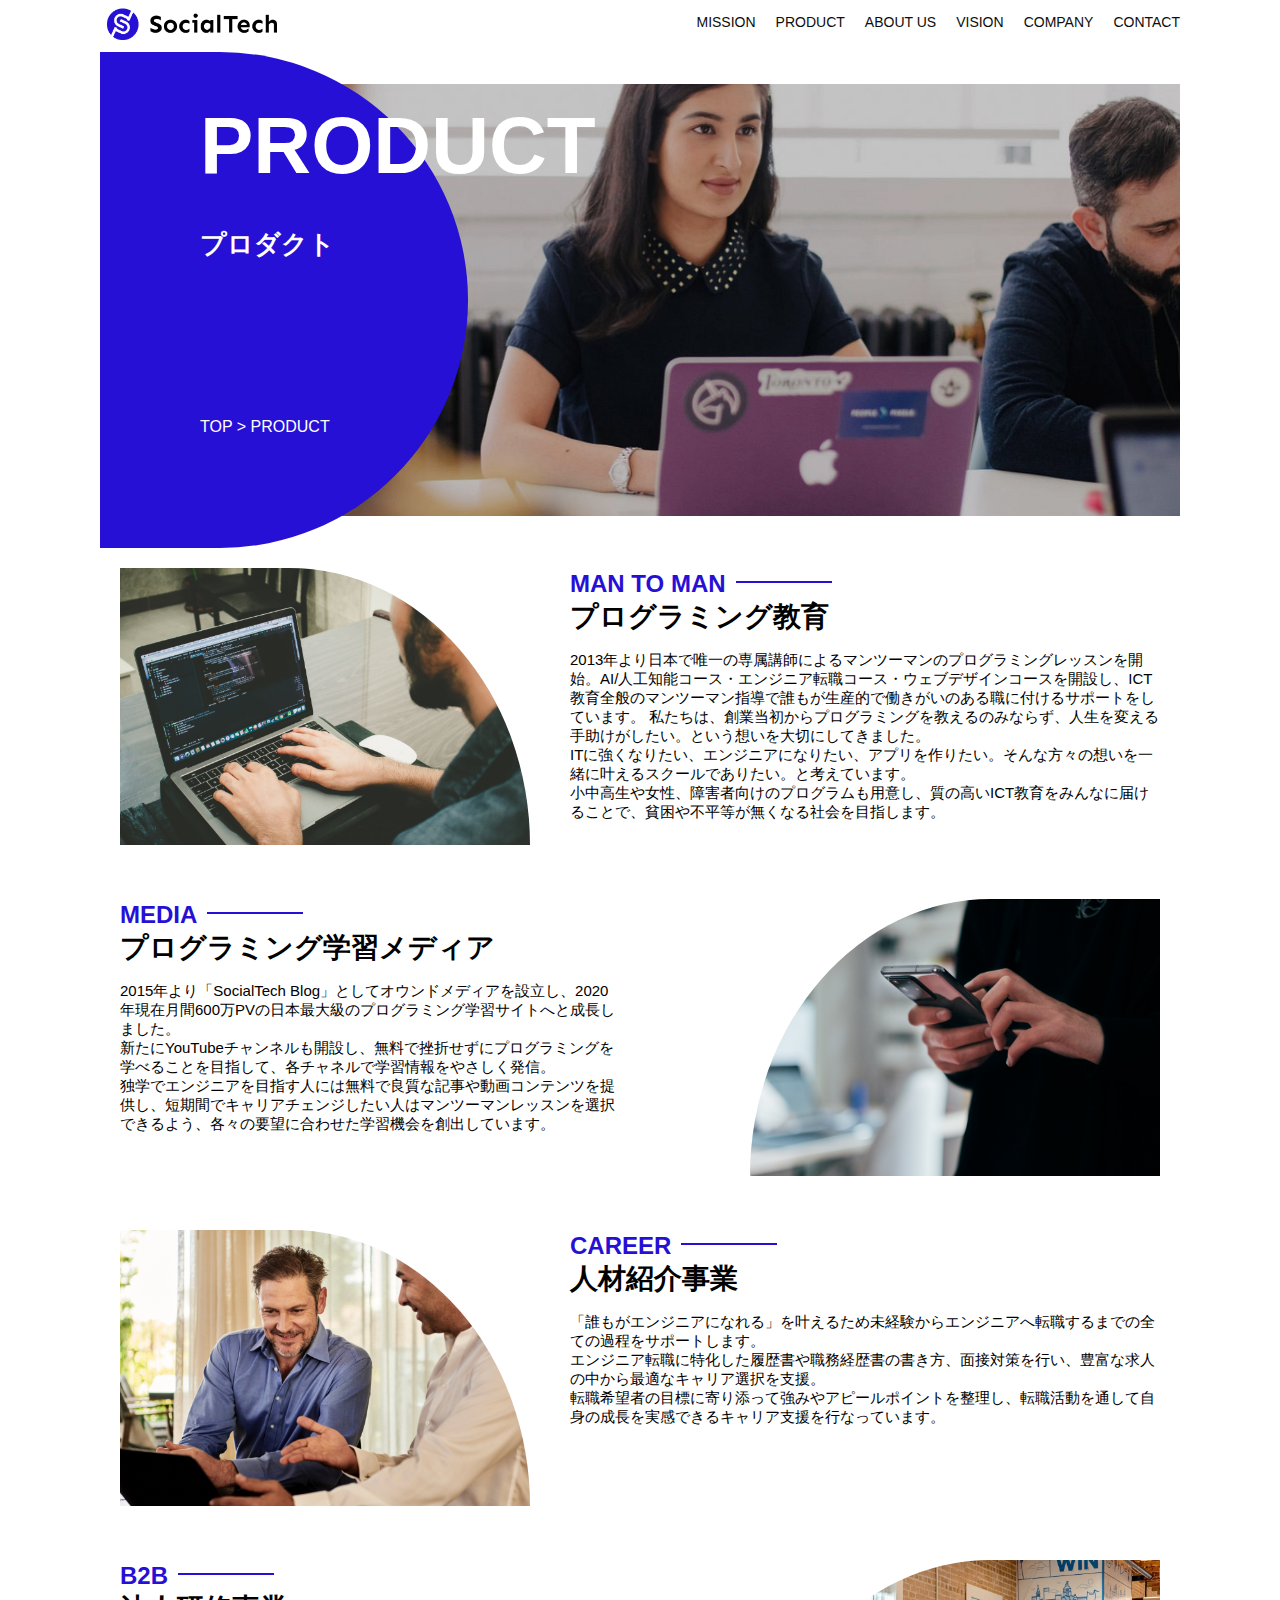
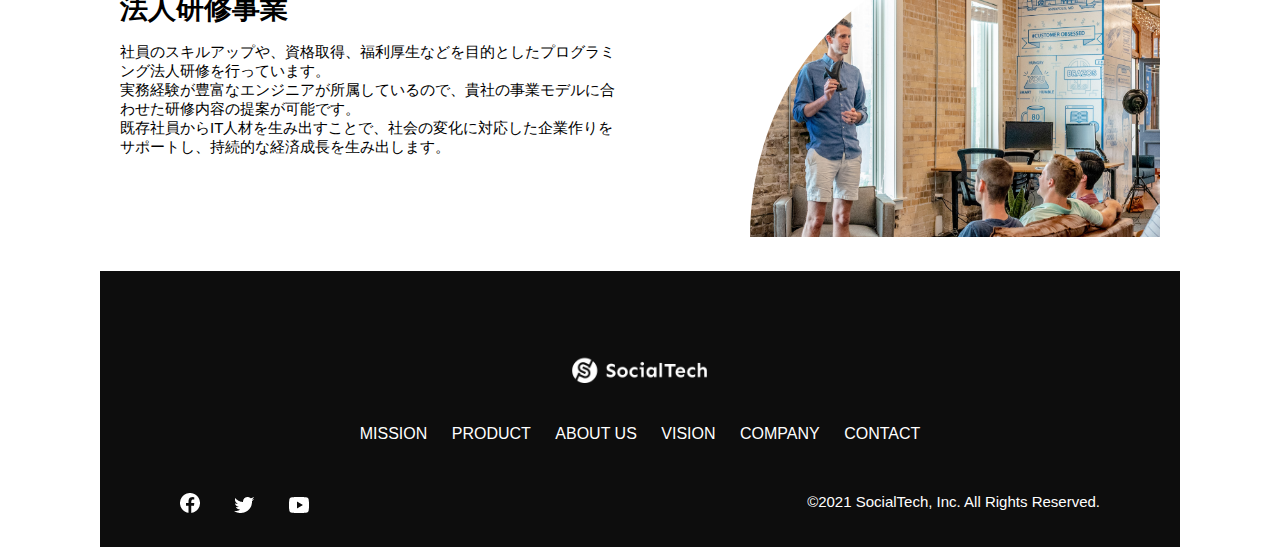
<file: kadai_tutorial_output/product.html>
<!DOCTYPE html>
<html>
  <head>
    <title>SocialTech -PRODUCT プロダクト-</title>
    <meta charset="utf-8">
    <meta name="description" content="SocialTechの4つのプロダクトを紹介します">
    <meta name="viewport" content="width=device-width, initial-scale=1.0">
    <link rel="stylesheet" href="style.css">
  </head>

  <body>
    <!-- ヘッダー -->
    <header>
      <!-- ロゴ -->
      <a href="index.html" id="logo">
        <img src="images/logo.png" alt="トップページに戻る">
      </a>

      <!-- PC用ナビゲーション -->
      <nav id="nav-pc">
        <ul>
          <li><a href="mission.html">MISSION</a></li>
          <li><a href="product.html">PRODUCT</a></li>
          <li><a href="index.html#aboutus">ABOUT US</a></li>
          <li><a href="index.html#vision">VISION</a></li>
          <li><a href="index.html#company">COMPANY</a></li>
          <li><a href="index.html#contact">CONTACT</a></li>
        </ul>
      </nav>

      <!-- スマホ用メニューボタン -->
      <button id="menu-sp" onclick="document.getElementById('nav-sp').style.display = 'block'">
        <img src="images/button-menu.png" alt="ナビゲーションを開く">
      </button>

      <!-- スマホ用ナビゲーション -->
      <div id="nav-sp">
        <button id="close" onclick="document.getElementById('nav-sp').style.display = 'none'">
          <img src="images/button-close.png" alt="ナビゲーションを閉じる">
        </button>

        <nav>
          <ul>
            <li>
              <a id="logo-sp" href="index.html" onclick="document.getElementById('nav-sp').style.display = 'none'"><img src="images/logo-sp.png" alt="トップページに戻る"></a>
            </li>
            <li><a class="menu" href="mission.html" onclick="document.getElementById('nav-sp').style.display = 'none'">MISSION</a></li>
            <li><a class="menu" href="product.html" onclick="document.getElementById('nav-sp').style.display = 'none'">PRODUCT</a></li>
            <li><a class="menu" href="index.html#aboutus" onclick="document.getElementById('nav-sp').style.display = 'none'">ABOUT US</a></li>
            <li><a class="menu" href="index.html#vision" onclick="document.getElementById('nav-sp').style.display = 'none'">VISION</a></li>
            <li><a class="menu" href="index.html#company" onclick="document.getElementById('nav-sp').style.display = 'none'">COMPANY</a></li>
            <li><a class="menu" href="index.html#contact" onclick="document.getElementById('nav-sp').style.display = 'none'">CONTACT</a></li>
          </ul>
        </nav>
        <div id="sns">
          <a href="https://www.facebook.com/sejuku2013">
            <img src="images/button-facebook.png" alt="Facebookのリンク">
          </a>
          <a href="https://twitter.com/samuraijuku">
            <img src="images/button-twitter.png" alt="Twitterのリンク">
          </a>
          <a href="https://www.youtube.com/channel/UCCFOQO5aDK0xXam4cUQXT8g">
            <img src="images/button-youtube.png" alt="YouTubeのリンク">
          </a>
        </div>
      </div>
    </header>

    <main>
      <article>
        <section id="product-main">
           <div class="product-main-inner">
             <div id="product-title">
               <h1>PRODUCT<br><span>プロダクト</span></h1>
               <p>TOP > PRODUCT</p>
             </div>
           </div>
         </section>

          <section class="product-section product-section-left">
           <div class="product-section-img">
             <img src="images/product/product-mantoman.png" alt="PCでコードを書く男性">
           </div>
           <div class="product-read">
             <h2 class="product-h2">MAN TO MAN</h2>
             <h3 class="product-h3">プログラミング教育</h3>
             <p>
               2013年より日本で唯一の専属講師によるマンツーマンのプログラミングレッスンを開始。AI/人工知能コース・エンジニア転職コース・ウェブデザインコースを開設し、ICT教育全般のマンツーマン指導で誰もが生産的で働きがいのある職に付けるサポートをしています。 私たちは、創業当初からプログラミングを教えるのみならず、人生を変える手助けがしたい。という想いを大切にしてきました。<br>ITに強くなりたい、エンジニアになりたい、アプリを作りたい。そんな方々の想いを一緒に叶えるスクールでありたい。と考えています。<br>小中高生や女性、障害者向けのプログラムも用意し、質の高いICT教育をみんなに届けることで、貧困や不平等が無くなる社会を目指します。
             </p>
           </div>
         </section>
 
         <section class="product-section product-section-right">
           <div class="product-read">
             <h2 class="product-h2">MEDIA</h2>
             <h3 class="product-h3">プログラミング学習メディア</h3>
             <p>2015年より「SocialTech Blog」としてオウンドメディアを設立し、2020年現在月間600万PVの日本最大級のプログラミング学習サイトへと成長しました。<br>新たにYouTubeチャンネルも開設し、無料で挫折せずにプログラミングを学べることを目指して、各チャネルで学習情報をやさしく発信。<br>独学でエンジニアを目指す人には無料で良質な記事や動画コンテンツを提供し、短期間でキャリアチェンジしたい人はマンツーマンレッスンを選択できるよう、各々の要望に合わせた学習機会を創出しています。</p>
           </div>
           <div class="product-section-img">
             <img src="images/product/product-media.png" alt="スマートフォンを操作する人">
           </div>
         </section>
 
         <section class="product-section product-section-left">
           <div class="product-section-img">
             <img src="images/product/product-career.png" alt="笑顔で話し合う2人の男性">
           </div>
           <div class="product-read">
             <h2 class="product-h2">CAREER</h2>
             <h3 class="product-h3">人材紹介事業</h3>
             <p>「誰もがエンジニアになれる」を叶えるため未経験からエンジニアへ転職するまでの全ての過程をサポートします。<br>エンジニア転職に特化した履歴書や職務経歴書の書き方、面接対策を行い、豊富な求人の中から最適なキャリア選択を支援。<br>転職希望者の目標に寄り添って強みやアピールポイントを整理し、転職活動を通して自身の成長を実感できるキャリア支援を行なっています。<br></p>
           </div>
         </section>
 
         <section class="product-section product-section-right">
           <div class="product-read">
             <h2 class="product-h2">B2B</h2>
             <h3 class="product-h3">法人研修事業</h3>
             <p>社員のスキルアップや、資格取得、福利厚生などを目的としたプログラミング法人研修を行っています。<br>実務経験が豊富なエンジニアが所属しているので、貴社の事業モデルに合わせた研修内容の提案が可能です。<br>既存社員からIT人材を生み出すことで、社会の変化に対応した企業作りをサポートし、持続的な経済成長を生み出します。</p>
           </div>
           <div class="product-section-img">
             <img src="images/product/product-b2b.png" alt="講演中の男性とそれを聴く人々">
           </div>
         </section>
      </article>
    </main>

    <footer>
      <div id="footer-logo">
        <img src="images/logo-sp.png" alt="SocialTech">
      </div>
      <div id="footer-link">
        <a href="mission.html">MISSION</a>
        <a href="product.html">PRODUCT</a>
        <a href="index.html#aboutus">ABOUT US</a>
        <a href="index.html#vision">VISION</a>
        <a href="index.html#company">COMPANY</a>
        <a href="index.html#contact">CONTACT</a>
      </div>
      <div id="sns-footer">
        <div class="sns-btns">
          <a href="https://www.facebook.com/sejuku2013"><img src="images/button-facebook.png" alt="Facebookのリンク"></a>
          <a href="https://twitter.com/samuraijuku"><img src="images/button-twitter.png" alt="Twitterのリンク"></a>
          <a href="https://www.youtube.com/channel/UCCFOQO5aDK0xXam4cUQXT8g"><img src="images/button-youtube.png" alt="YouTubeのリンク"></a>
        </div>
        <p id="copyright">&copy;2021 SocialTech, Inc. All Rights Reserved.</p>
      </div>
    </footer>
    
  </body>
</html>
</file>
<file: kadai_tutorial_output/style.css>
/* PC、スマホ共通スタイル */
* {
  box-sizing: border-box;
}

p {
 font-size: 15px;
}

body {
 max-width: 1080px;
 margin: 0 auto 0 auto;  
 font-family: "Source Sans Pro", "Hiragino Kaku Gothic ProN", Meiryo, Arial, sans-serif;
}

/* ヘッダー */
header {
display: flex;
justify-content: space-between;
} 

/* ナビゲーションのレイアウト */
#nav-pc {
 font-size: 14px;
}

#nav-pc ul {
 display: flex;
 padding-left: 0;
}

#nav-pc li {
 list-style: none;
}

/* ナビゲーションのリンクの装飾設定 */
#nav-pc a {
 text-decoration: none;
 margin-left: 20px;
 color: #0d0d0d;
}

#nav-pc a:hover {
 text-decoration: underline;
}

  /* スマホ用ナビを非表示 */
  #nav-sp,
  #menu-sp {
    display: none;
  }


/* メインビジュアル*/
#main-visual {
 position: relative;
 height: 400px;
}

#main-message {
  position: absolute;
  top: 0;
  left: 0;
  background-color: #2710d5;
  color: #ffffff;
  border-radius: 0 0 476px 0;
  max-width: 620px;
  height: 100%;
  width: 100%;
  z-index: 11;
}

#main-message > h1 {
  font-size: 60px;
  margin: 100px 0 0 50px;
}
#main-message > p { 
  font-size: 28px;
  margin: 0 0 0 50px;
}

#main-visual >img{
  max-width: 620px;
  border-radius: 476px 0 0 0;
  position: absolute;
  top: 0;
  right: 0;
  z-index: 10;
}

h2{
  margin: 40px 0 0 0;
}

h2::after{
  content: url("images/line.png");
  margin-left: 10px;
}

h3{
  font-size: 27px;
}

#mission{
  margin: 80px auto 80px auto;
}

#mission-flex{
  display: flex;
}

#mission-flex > div{
  width: 50%;
  margin: 20px;
}

#mission-photo{
  width: 100%;
}

#s2dgs{
  margin-top: 50px;
  width: 100%;
}

/* プロダクト */
#product{
  background-color: #fafafa;
  margin: 80px 0 80px 0;
  padding: 10px 40px 0px 40px;
}

 /* 外枠 */
 #product .product-flex{
  margin-top: 40px;
  display: flex;
 }

 /* 左のカラム */
 #product-left{
  width: 50%;
  margin-right: 20px;
 }

  /* 右のカラム */
　#product-right{
    width: 50%;
    margin-left: 20px;
    margin-top: 80px;
  }

   /* 画像＋説明の枠 */
   #product-left > div{
    position: relative;
    height: 480px;
    margin-right: 20px;
   }
   #product-right > div{
    position: relative;
    height: 480px;
    margin-left: 20px;
   }

   /* 画像 親要素の幅・はみださないように合わせる */
   .product-photo{
    width: 100%;
   }

    /* 説明文の枠 */
  .product-explain{
    background-color: #ffffff;
    position: absolute;
    left: 0;
    bottom: 50px;
    margin: 0 40px 0 40px;
    padding: 20px;
    box-shadow: 5px 5px 10px rgba(0, 0, 0, 0.05);
  }

  /* 説明文の英語 */
 .product-explain > span {
  color: #2710d5;
  font-weight: bold;
  font-size: 16px;
  margin: 0;
}

/* 説明文の見出し */
.product-explain > h3 {
  margin: 5px 0 5px 0;
}

/* 説明文 */
.product-explain > p {
  font-size: 14px;
  margin: 0;
}

 /* もっと見るボタン */
 #product-more{
  text-align: center;
 }

 #product-more a {
  position: relative;
  bottom: -42px;
 }

/* ABOUT US */
#aboutus {
  margin: 80px auto 80px auto;
}

/* 3つの組織文化と画像を入れる枠 */
#aboutus > div{
  display: flex;
}

.culture-img{
  width: 50%;
  align-self: flex-start;
}

.culture-img2{
  margin-top: 50px;
  width: 100%;
}

/* 3つの組織文化の表 */
.culture-table{
  margin-right: 50px;
}

.culture-num{
  font-size: 80px;
  color: #2710d5;
  padding: 0 20px 0 0;
}

.culture-table th{
  text-align: left;
  font-size: 28px;
  font-weight: bold;
}

.culture-en{
  color: #2710d5;
  font-size: 24px;
}

.culture-description{
  margin: 0;
}

 /* ビジョン */
 #vision{
  margin: 80px auto 80px auto;
 }

 #vision > div{
  display: flex;
  justify-content: space-between;
  flex-wrap: wrap;
 }

 .vision-box{
  width: 300px;
  height: 300px;
  margin-bottom: 30px;
  position: relative;
 }

 .vision-box > img{
  width: 100%;
  position: relative;
  z-index: 30;
 }

 .vision-box >div{
  position: absolute;
  top: 0;
  left: 0;
  z-index: 31;
  margin-right: 20px;
 }

 .vision-box > div >h4{
  color: #2710d5;
   font-size: 19px;
   margin: 80px 0 0 0;
 }

 .vision-box > div > h4::first-letter {
  font-size: 40px;
}

.vision-box > div > h5{
  font-size: 20px;
  margin: 0 0 0 0;
}

.vision-box > div > p{
  margin: 10px 0 0 0;
}

/* 会社概要 */
#company{
  margin: 80px auto 80px auto;
}

#conpany-table{
  width: 100%;
}

.tableheader{
  text-align: left;
  padding: 20px;
  border-bottom-color: #2710d5;
  border-bottom-width: 1px;
  border-bottom-style: solid;
  width: 100px;
}

.tableheader-first{
  border-top-color: #2710d5;
   border-top-width: 1px;
   border-top-style: solid;
}

.cell{
  padding: 30px;
   border-bottom-color: #ececec;
   border-bottom-width: 1px;
   border-bottom-style: solid;
}

.cell-first{
  border-top-color: #ececec;
  border-top-width: 1px;
  border-top-style: solid;
}

#company > iframe{
  width: 100%;
  height: 368px;
  margin-top: 40px;
}

#contact{
  margin: 80px auto 80px auto;
}

#contact > form > div{
  display: flex;
  flex-direction: row;
  flex-wrap: wrap;
  padding-bottom: 30px;
}

.contact > form > div{
  display: flex;
  flex-direction: row;
  flex-wrap: wrap;
  padding-bottom: 30px;
}

/* 左列の見出し */
.contact-heading{
  width: 240px;
  align-self: center;
}

 /* 見出しのラベル */
.contact-label{
  font-weight: bold;
}

/* 必須 */
.contact-span{
  color: #ce2222;
  margin: 0 0 0 20px;
  font-weight: bold;
}

/* テキストボックス */
.contact-textbox{
  border-top: 0pc;
  border-left: 0px;
  border-right: 0px;
  border-bottom-width: 1px;
  border-bottom-color: #707070;
  border-style: solid;
  background-color: #fafafa;
  width: 400px;
  height: 56px;
}

 /* お問い合わせ内容のテキストエリア */
.contact-textarea{
  border-top: 0px;
  border-left: 0px;
  border-right: 0px;
  border-bottom-width: 1px;
  border-bottom-color: #707070;
  background-color: #fafafa;
  width: 400px;
  height: 200px;
}

/* 個人情報の取り扱い */
#contact dt{
  font-weight: bold;
}

#contact dd{
  margin: 0 0 16px 0;
}

#contact dd p{
  margin: 0;
}

#contact dd ul{
  padding-left: 0;
}

#contact dd li {
  margin-bottom: 0;
  list-style: none;
}

 /* フッター */
 footer{
  background-color: #0d0d0d;
  text-align: center;
  padding: 80px 80px 30px 80px;
 }

 #footer-logo{
  margin-bottom: 30px;
 }

 #footer-link{
  margin-bottom: 50px;
 }

 #footer-link > a{
  text-decoration: none;
  margin: 10px;
  color: #ffffff;
 }

 #footer-link > a:hover{
  text-decoration: underline;
 }

#sns-footer{
  display: flex;
  justify-content: space-between;
  text-align: center;
}

 #sns-footer a {
  margin-right: 30px;
 }

#copyright{
  color: #ffffff;
  margin: 0;
}

   /* mission.html用スタイル */
 /* ミッションのメインビジュアル */
 .mission-main-inner {
   background-image: url("images/mission/mission-main.png");
   background-repeat: no-repeat;
   background-position-y: center;
 }
 
 #mission-title {
   background-color: #2710d5;
   width: 368px;
   color: #ffffff;
   height: 496px;
   border-radius: 0 248px 248px 0;
   position: relative;
 }
 
 #mission-title h1 {
   position: absolute;
   top: 0;
   left: 100px;
   font-size: 80px;
   line-height: 1;
 }
 
 #mission-title h1 span {
   font-size: 26px;
 }
 
 #mission-title > p {
   position: absolute;
   top: 350px;
   left: 100px;
   font-size: 16px;
 }

 /* ミッションページ　S2DGSの設定 */
 #mission-s2dgs {
   padding: 20px;
 }
 
 .mission-h2 {
   color: #2710d5;
   font-size: 40px;
 }
 
 .mission-h2::after {
   content: none;
 }

  /* ミッションページ　5つのゴールの設定 */
 #mission-five-goals {
   padding: 20px;
   display: flex;
 }
 
 #mission-five-goals .five-goals-image {
   width: 30%;
   padding: 20px;
 }
 
 #mission-five-goals .five-goals-image img {
   width: 100%;
 }
 
 #mission-five-goals .five-goals-read {
   width: 70%;
   padding: 20px;
 }
 
 #mission-five-goals .five-goals-read > div {
   margin-bottom: 40px;
 }
 
 .fivegoals-image-right {
   float: right;
   margin: 20px;
 }
 
 .fivegoals-image-left {
   float: left;
   margin: 20px;
 }
 
 .fivegoals-number {
   color: #2710d5;
   font-size: 48px;
   font-weight: bold;
   margin: 0;
 }
 
 .fivegoals-h3 {
   font-size: 28px;
   margin: 0;
 }
 
 .fivegoals-p {
   margin: 0;
 }

 /* プロダクトページ */
 .product-main-inner {
   background-image: url("images/product/product-main.png");
   background-repeat: no-repeat;
   background-position-y: center;
 }
 
 #product-title {
   background-color: #2710d5;
   width: 368px;
   color: #ffffff;
   height: 496px;
   border-radius: 0 248px 248px 0;
   position: relative;
 }
 
 #product-title h1 {
   position: absolute;
   top: 0;
   left: 100px;
   font-size: 80px;
   line-height: 1;
 }
 
 #product-title h1 span {
   font-size: 26px;
 }
 
 #product-title > p {
   position: absolute;
   top: 350px;
   left: 100px;
   font-size: 16px;
 }

 /* セクション */
 .product-section {
   display: flex;
   padding: 20px 20px 0;
 }
 
 .product-section .product-section-img {
   width: 450px;
 }
 
 /* 左が画像のセクション*/
 .product-section-left .product-section-img img {
   width: 100%;
   padding: 0 40px 30px 0;
   border-radius: 0 432px 0 0;
 }
 
 .product-section-left .product-read {
   width: 50%;
   flex-grow: 1;
 }
 
 .product-section-left .product-read p {
   margin-bottom: 0;
 }
 
 /* 右が画像のセクション*/
 .product-section-right {
   justify-content: space-between;
 }
 
 .product-section-right .product-section-img img {
   width: 100%;
   padding: 0 0 30px 40px;
   border-radius: 432px 0 0 0;
 }
 
 .product-section-right .product-read {
   width: 500px;
 }
 
 .product-h2 {
   color: #2710d5;
   font-size: 24px;
   margin: 0;
 }
 
 .product-h3 {
   font-size: 28px;
   margin: 0;
 }

/*====================
 スマートフォン用のスタイル
=====================*/
@media screen and (max-width: 767px) {
  /* PC用ナビゲーション非表示 */
  #nav-pc {
    display: none;
  }

  /* ハンバーガーメニュー */
  #menu-sp {
    display: block;
    background-color: transparent;
    float: right;
    padding: 0;
    border: none;
  }

  /* スマホ用ナビゲーションの表示切替*/
  /* 初期状態、レイアウトと非表示設定 */
  #nav-sp {
    background-color: #2710d5;
    position: fixed;
    left: 0;
    top: 0;
    height: 100%;
    width: 100%;
    display: none;
    z-index: 100;
  }

  /* ×ボタン */
  #close {
    position: absolute;
    top: 20px;
    right: 20px;
    background-color: transparent;
    border: none;
  }

  #nav-sp nav ul {
    padding-left: 0;
  }

  #nav-sp nav li {
    list-style: none;
  }

  /* ナビゲーションメニュー用ロゴ */
  #logo-sp {
    margin: 80px 0 30px 20px;
  }

  /* ナビゲーションのリンクの装飾設定 */
  #nav-sp nav a {
    display: block;
    color: #ffffff;
  }

  #nav-sp nav a:hover {
    text-decoration: underline;
  }

  #nav-sp .menu {
    text-decoration: none;
    margin: 0 20px 0 20px;
    height: 44px;
    font-size: 16px;
    background-image: url("images/arrow.png");
    background-repeat: no-repeat;
    background-position: right top;
  }

  #sns {
    position: absolute;
    bottom: 20px;
    left: 20px;
  }

  #sns > a {
    margin-right: 30px;
  }

  /* メインビジュアル */
   #main-visual {
     position: relative;
     height: 470px;
   }
 
   #main-visual > div {
    text-align: center;
     height: 280px;
   }
 
   #main-visual h1 {
     font-size: 28px;
     margin: 90px 0 0 0;
   }
 
   #main-visual > div > p {
     margin: 0;
     font-size: 15px;
   }
 
   #main-visual > img {
     width: 100%;
     border-radius: 476px 0 0 0;
     top: auto;
     bottom: 0;
   }

   /*見出し*/
   h2 {
     margin: 15px 0 15px 0;
   }
   
   h3 {
     font-size: 24px;
     margin: 10px 0 0 0;
   }

   /* ミッション */
   #mission {
     margin: 20px 0 20px 0;
     padding: 0 20px 0 20px;
   }
 
   #mission-flex {
     flex-direction: column;
   }
 
   #mission-flex > div {
   width: 100%;
   margin: 0;
 }

 /* プロダクト */
    #product {
      margin: 0;
      padding: 10px 20px 0 20px;
    }
  
    /* 外枠 */
    #product .product-flex {
      flex-direction: column;
      margin-top: 0;
    }
  
    /* 左右のカラム　スマホでは縦並び */
    #product-left,
    #product-right {
      width: 100%;
      margin: 0;
    }

  /*  画像＋説明の枠 */
   #product-left > div,
   #product-right > div {
     height: auto;
     margin: 0;
   }
 
   /* 説明文の枠 */
   .product-explain {
     position: relative;
     margin: 0;
   }
 
   .product-explain > h3 {
     margin: 10px 0 10px 0;
     font-size: 24px;
   }
 
  /* もっと見るボタン */
    #product-more {
      text-align: left;
    }

   /* ABOUT US */
   #aboutus {
     margin: 80px 20px 80px 20px;
   }
 
   #aboutus > div {
     flex-direction: column;
  }
 
   .culture-table th {
     font-size: 16px;
   }
 
   .culture-table {
     margin-right: 0;
     padding-right: 20px;
     order: 2;
   }
 
   .culture-img {
     width: 100%;
     order: 1;
   }
 
   .culture-img2 {
     margin-top: 0;
   }
 
   .culture-num {
     padding: 0;
   }
 
   .culture-description {
     margin: 0;
   }

     /* ビジョン */
   #vision {
     margin: 80px 20px 80px 20px;
   }
 
   .vision-box > img {
     position: absolute;
     top: 0;
     left: 0;
   }
 
   .vision-box > div > h4 {
     margin: 60px 0 0 0;
   }

    /*会社概要*/
   #company {
     margin: 0 20px 0 20px;
   }
 
   #company > h3 {
     margin-bottom: 20px;
   }

  .tableheader {
     width: 50px;
   }
 
   .cell {
     padding: 20px;
   }
 
   #company > iframe {
     height: 240px;
   }

    /* お問い合わせ */
   #contact {
     margin: 80px 20px 80px 20px;
   }
 
   #contact > h3 {
     margin-bottom: 20px;
   }
 
   #contact > form > div {
     flex-direction: column;
     margin-bottom: 20px;
   }
 
   .contact-heading {
     align-self: auto;
     margin-bottom: 20px;
   }

  .contact-textbox {
     min-width: 300px;
     width: 100%;
   }
 
   .contact-textarea {
     height: 150px;
     width: 100%;
   }
 
   .radiobutton {
     margin-bottom: 20px;
   }

   /* フッター */
   footer {
     padding: 30px 20px 50px 20px;
     text-align: left;
   }
 
   #footer-link > a {
     margin: 0 20px 30px 0;
     display: block;
     background-image: url("images/arrow.png");
     background-repeat: no-repeat;
     background-position: right top;
   }
 
   #footer-link > a:hover {
     text-decoration: underline;
   }
 
   #sns-footer {
     flex-direction: column;
     justify-content: flex-start;
     text-align: left;
   }
 
   #copyright {
     font-size: 12px;
     margin-top: 30px;
     text-align: left;
   }

    /* mission.html用スタイル */
   /* ミッションのメインビジュアル */
   #mission-main {
     height: 256px;
     margin-top: 4%;
     position: relative;
   }
 
   .mission-main-inner {
     height: 80%;
     background-size: cover;
   }
 
   #mission-title {
     width: 136px;
     height: 256px;
     position: absolute;
     top: -10%;
   }
 
   #mission-title h1 {
     left: 20px;
     font-size: 40px;
   }
 
   #mission-title h1 span {
     font-size: 18px;
   }
 
   #mission-title > p {
     top: 180px;
     left: 20px;
     font-size: 13px;
   }

   /* ミッションページ　S2DGSの設定 */
    .mission-h2 {
      font-size: 38px;
      margin: 0px;
    }
  
    .mission-h2::after {
      content: none;
    }
  
    #mission-s2dgs > img {
      width: 100%;
    }

    /* ミッションページ　5つのゴールの設定 */
   #mission-five-goals {
     flex-direction: column;
   }
 
   #mission-five-goals > div {
     padding: 0;
   }
 
   #mission-five-goals .five-goals-image,
   #mission-five-goals .five-goals-read {
     width: 100%;
     padding: 0;
   }
 
   #mission-five-goals .five-goals-read > div {
     display: flex;
     flex-direction: column;
   }
 
   .fivegoals-image-right,
   .fivegoals-image-left {
     align-self: center;
   }
   
   /* プロダクトページ */
   #product-main {
     height: 256px;
     margin-top: 4%;
     position: relative;
   }
 
   .product-main-inner {
     height: 80%;
     background-size: cover;
   }
 
   #product-title {
     width: 136px;
     height: 256px;
     position: absolute;
     top: -10%;
   }
   
   #product-title h1 {
     left: 20px;
     font-size: 40px;
   }
 
   #product-title h1 span {
     font-size: 18px;
   }
 
   #product-title > p {
     top: 180px;
     left: 20px;
     font-size: 13px;
   }

   /* セクション */
   .product-section {
     flex-direction: column;
   }
 
   .product-section .product-section-img {
     width: 100%;
   }
   
   .product-section .product-section-img img {
     width: 100%;
     padding: 0;
   }
 
   /* 左が画像のセクション*/
   .product-section-left .product-section-img img {
     border-radius: 0 300px 0 0;
   }
 
   .product-section-left .product-read {
     width: 100%;
     flex-grow: 1;
   }
 
   /* 右が画像のセクション*/
   .product-section-right .product-section-img img {
     order: 1;
     border-radius: 300px 0 0 0;
   }
 
   .product-section-right .product-read {
     order: 2;
     width: 100%;
   }

}
</file>
<file: kadai₋013/style.css>
/* PC、スマホ共通スタイル */
body {
    font-family: "Source Sans Pro", "Hiragino Kaku Gothic ProN", Meiryo, Arial,
      sans-serif;
  }
  
  p {
    font-size: 15px;
  }
  
  #main-visual>img {
    width: 100%;
  }

  
  /*================
  PC用のスタイル 
  =================*/
  @media screen and (min-width: 768px) {
    /* 横幅設定 */
    body {
      max-width: 1080px;
      min-width: 960px;
      margin: 0 auto 0 auto;
    }
  
    /* ヘッダー */
    header {
      display: flex;
      justify-content: space-between;
    }
  
    /* ナビゲーションのレイアウト */
    #nav-pc {
      text-align: right;
      font-size: 14px;
      padding-top: 15px;
    }
  
    /* ナビゲーションのリンクの装飾設定 */
    #nav-pc>a {
      text-decoration: none;
      margin-left: 20px;
    }
  
    #nav-pc>a:link {
      color: #0d0d0d;
    }
  
    #nav-pc>a:visited {
      color: #0d0d0d;
    }
  
    #nav-pc>a:hover {
      color: #0d0d0d;
      text-decoration: underline;
    }
  
    #nav-pc>a:active {
      color: #0d0d0d;
    }
    
    #nav-sp{
        display: none;
    }

    #menu-sp{
        display: none;
    }
  }


@media screen and (max-width: 767px) {
    body{
        min-width: 375px;
        margin: 0;
    }

    #nav-pc{
        display: none;
    }

    #menu-sp{
        float: right;
        padding: 0;
    }

    #nav-sp{
        background-color: #ce933e;
        position: absolute;
        left: 0;
        top: 0;
        height: 100%;
        width: 100%;
        display: none;
        z-index: 100;
    }

    #nav-sp ul {
        padding: 0
    };

    #nav-sp li{
        list-style: none;
    }

    #close {
        position: absolute;
        top: 20px;
        right: 20px;
      }

    #logo-sp{
        margin: 80px 0px 30px 20px;
    }

    #nav-sp a{
        display: block;
    }

    #nav-sp a:link{
        color: #ffffff;
    }

    #nav-sp a:visited{
        color: #ffffff;
    }

    #nav-sp a:hover{
        color: #ffffff;
        text-decoration: underline;
    }

    #nav-sp a:active{
        color: #ffffff;
    }

    #nav-sp .menu{
        text-decoration: none;
        display: block;
        margin: 0px 20px 0px 20px;
        height: 44px;
        font-size: 16px;
        background-image: url(images/arrow.png);
        background-repeat: no-repeat;
        background-position: right top;
    }


    
}
</file>
